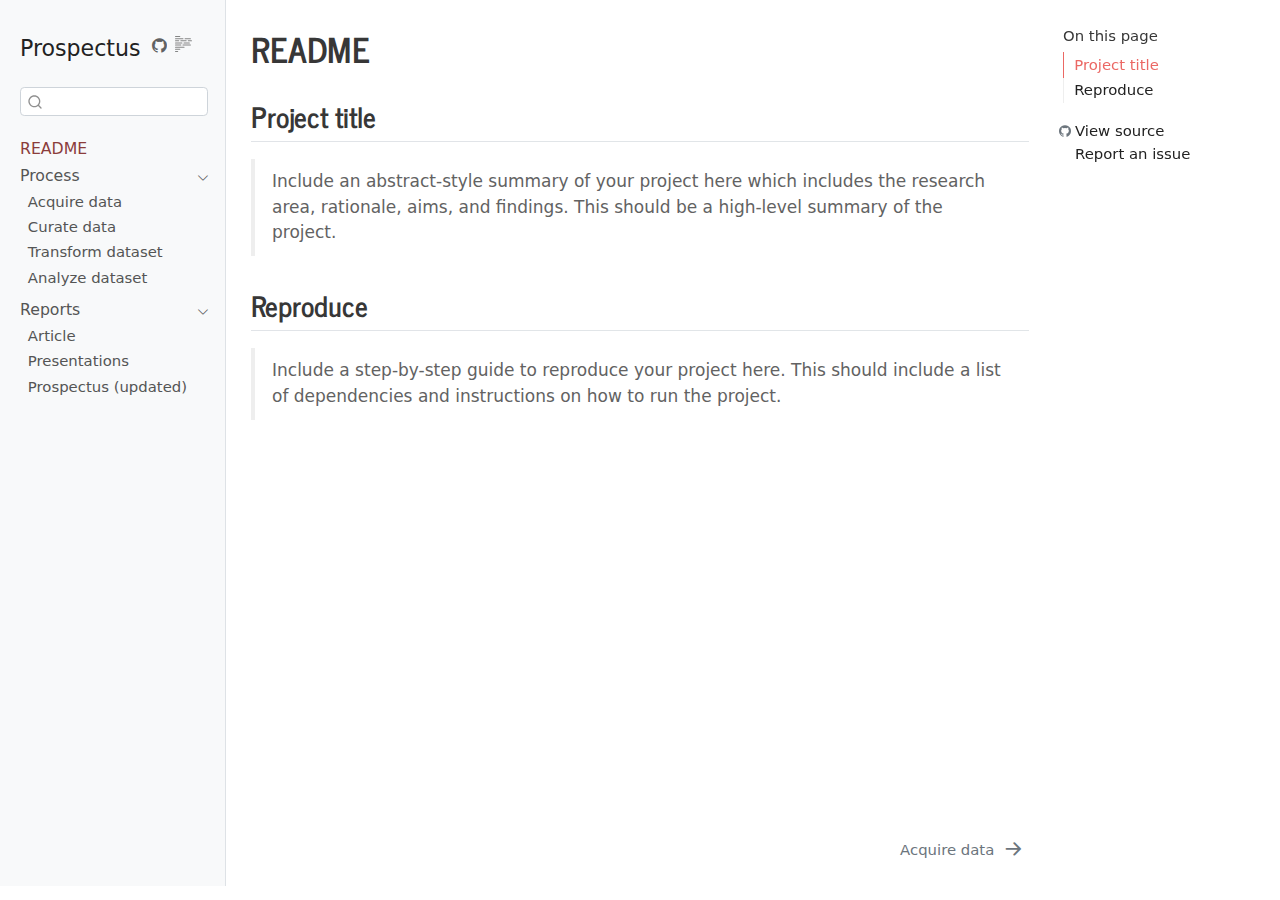
<file: index.html>
<!DOCTYPE html>
<html xmlns="http://www.w3.org/1999/xhtml" lang="en" xml:lang="en"><head>

<meta charset="utf-8">
<meta name="generator" content="quarto-1.4.5">

<meta name="viewport" content="width=device-width, initial-scale=1.0, user-scalable=yes">


<title>Prospectus - README</title>
<style>
code{white-space: pre-wrap;}
span.smallcaps{font-variant: small-caps;}
div.columns{display: flex; gap: min(4vw, 1.5em);}
div.column{flex: auto; overflow-x: auto;}
div.hanging-indent{margin-left: 1.5em; text-indent: -1.5em;}
ul.task-list{list-style: none;}
ul.task-list li input[type="checkbox"] {
  width: 0.8em;
  margin: 0 0.8em 0.2em -1em; /* quarto-specific, see https://github.com/quarto-dev/quarto-cli/issues/4556 */ 
  vertical-align: middle;
}
</style>


<script src="site_libs/quarto-nav/quarto-nav.js"></script>
<script src="site_libs/quarto-nav/headroom.min.js"></script>
<script src="site_libs/clipboard/clipboard.min.js"></script>
<script src="site_libs/quarto-search/autocomplete.umd.js"></script>
<script src="site_libs/quarto-search/fuse.min.js"></script>
<script src="site_libs/quarto-search/quarto-search.js"></script>
<meta name="quarto:offset" content="./">
<link href="./process/1_acquire.html" rel="next">
<script src="site_libs/quarto-html/quarto.js"></script>
<script src="site_libs/quarto-html/popper.min.js"></script>
<script src="site_libs/quarto-html/tippy.umd.min.js"></script>
<script src="site_libs/quarto-html/anchor.min.js"></script>
<link href="site_libs/quarto-html/tippy.css" rel="stylesheet">
<link href="site_libs/quarto-html/quarto-syntax-highlighting.css" rel="stylesheet" id="quarto-text-highlighting-styles">
<script src="site_libs/bootstrap/bootstrap.min.js"></script>
<link href="site_libs/bootstrap/bootstrap-icons.css" rel="stylesheet">
<link href="site_libs/bootstrap/bootstrap.min.css" rel="stylesheet" id="quarto-bootstrap" data-mode="light">
<script id="quarto-search-options" type="application/json">{
  "location": "sidebar",
  "copy-button": false,
  "collapse-after": 3,
  "panel-placement": "start",
  "type": "textbox",
  "limit": 20,
  "language": {
    "search-no-results-text": "No results",
    "search-matching-documents-text": "matching documents",
    "search-copy-link-title": "Copy link to search",
    "search-hide-matches-text": "Hide additional matches",
    "search-more-match-text": "more match in this document",
    "search-more-matches-text": "more matches in this document",
    "search-clear-button-title": "Clear",
    "search-detached-cancel-button-title": "Cancel",
    "search-submit-button-title": "Submit"
  }
}</script>


</head>

<body class="nav-sidebar docked">

<div id="quarto-search-results"></div>
  <header id="quarto-header" class="headroom fixed-top">
  <nav class="quarto-secondary-nav">
    <div class="container-fluid d-flex">
      <button type="button" class="quarto-btn-toggle btn" data-bs-toggle="collapse" data-bs-target="#quarto-sidebar,#quarto-sidebar-glass" aria-controls="quarto-sidebar" aria-expanded="false" aria-label="Toggle sidebar navigation" onclick="if (window.quartoToggleHeadroom) { window.quartoToggleHeadroom(); }">
        <i class="bi bi-layout-text-sidebar-reverse"></i>
      </button>
      <nav class="quarto-page-breadcrumbs" aria-label="breadcrumb"><ol class="breadcrumb"><li class="breadcrumb-item"><a href="./index.html">README</a></li></ol></nav>
      <a class="flex-grow-1" role="button" data-bs-toggle="collapse" data-bs-target="#quarto-sidebar,#quarto-sidebar-glass" aria-controls="quarto-sidebar" aria-expanded="false" aria-label="Toggle sidebar navigation" onclick="if (window.quartoToggleHeadroom) { window.quartoToggleHeadroom(); }">      
      </a>
      <button type="button" class="btn quarto-search-button" aria-label="Search" onclick="window.quartoOpenSearch();">
        <i class="bi bi-search"></i>
      </button>
    </div>
  </nav>
</header>
<!-- content -->
<div id="quarto-content" class="quarto-container page-columns page-rows-contents page-layout-article">
<!-- sidebar -->
  <nav id="quarto-sidebar" class="sidebar collapse collapse-horizontal sidebar-navigation docked overflow-auto">
    <div class="pt-lg-2 mt-2 text-left sidebar-header">
    <div class="sidebar-title mb-0 py-0">
      <a href="./">Prospectus</a> 
        <div class="sidebar-tools-main">
    <a href="https://github.com/username/repo" title="" class="quarto-navigation-tool px-1" aria-label=""><i class="bi bi-github"></i></a>
  <a href="" class="quarto-reader-toggle quarto-navigation-tool px-1" onclick="window.quartoToggleReader(); return false;" title="Toggle reader mode">
  <div class="quarto-reader-toggle-btn">
  <i class="bi"></i>
  </div>
</a>
</div>
    </div>
      </div>
        <div class="mt-2 flex-shrink-0 align-items-center">
        <div class="sidebar-search">
        <div id="quarto-search" class="" title="Search"></div>
        </div>
        </div>
    <div class="sidebar-menu-container"> 
    <ul class="list-unstyled mt-1">
        <li class="sidebar-item">
  <div class="sidebar-item-container"> 
  <a href="./index.html" class="sidebar-item-text sidebar-link active">
 <span class="menu-text">README</span></a>
  </div>
</li>
        <li class="sidebar-item sidebar-item-section">
      <div class="sidebar-item-container"> 
            <a class="sidebar-item-text sidebar-link text-start" data-bs-toggle="collapse" data-bs-target="#quarto-sidebar-section-1" aria-expanded="true">
 <span class="menu-text">Process</span></a>
          <a class="sidebar-item-toggle text-start" data-bs-toggle="collapse" data-bs-target="#quarto-sidebar-section-1" aria-expanded="true" aria-label="Toggle section">
            <i class="bi bi-chevron-right ms-2"></i>
          </a> 
      </div>
      <ul id="quarto-sidebar-section-1" class="collapse list-unstyled sidebar-section depth1 show">  
          <li class="sidebar-item">
  <div class="sidebar-item-container"> 
  <a href="./process/1_acquire.html" class="sidebar-item-text sidebar-link">
 <span class="menu-text">Acquire data</span></a>
  </div>
</li>
          <li class="sidebar-item">
  <div class="sidebar-item-container"> 
  <a href="./process/2_curate.html" class="sidebar-item-text sidebar-link">
 <span class="menu-text">Curate data</span></a>
  </div>
</li>
          <li class="sidebar-item">
  <div class="sidebar-item-container"> 
  <a href="./process/3_transform.html" class="sidebar-item-text sidebar-link">
 <span class="menu-text">Transform dataset</span></a>
  </div>
</li>
          <li class="sidebar-item">
  <div class="sidebar-item-container"> 
  <a href="./process/4_analyze.html" class="sidebar-item-text sidebar-link">
 <span class="menu-text">Analyze dataset</span></a>
  </div>
</li>
      </ul>
  </li>
        <li class="sidebar-item sidebar-item-section">
      <div class="sidebar-item-container"> 
            <a class="sidebar-item-text sidebar-link text-start" data-bs-toggle="collapse" data-bs-target="#quarto-sidebar-section-2" aria-expanded="true">
 <span class="menu-text">Reports</span></a>
          <a class="sidebar-item-toggle text-start" data-bs-toggle="collapse" data-bs-target="#quarto-sidebar-section-2" aria-expanded="true" aria-label="Toggle section">
            <i class="bi bi-chevron-right ms-2"></i>
          </a> 
      </div>
      <ul id="quarto-sidebar-section-2" class="collapse list-unstyled sidebar-section depth1 show">  
          <li class="sidebar-item">
  <div class="sidebar-item-container"> 
  <a href="./reports/article.html" class="sidebar-item-text sidebar-link">
 <span class="menu-text">Article</span></a>
  </div>
</li>
          <li class="sidebar-item">
  <div class="sidebar-item-container"> 
  <a href="./reports/presentations.html" class="sidebar-item-text sidebar-link">
 <span class="menu-text">Presentations</span></a>
  </div>
</li>
          <li class="sidebar-item">
  <div class="sidebar-item-container"> 
  <a href="./reports/prospectus.html" class="sidebar-item-text sidebar-link">
 <span class="menu-text">Prospectus (updated)</span></a>
  </div>
</li>
      </ul>
  </li>
    </ul>
    </div>
</nav>
<div id="quarto-sidebar-glass" data-bs-toggle="collapse" data-bs-target="#quarto-sidebar,#quarto-sidebar-glass"></div>
<!-- margin-sidebar -->
    <div id="quarto-margin-sidebar" class="sidebar margin-sidebar">
        <nav id="TOC" role="doc-toc" class="toc-active">
    <h2 id="toc-title">On this page</h2>
   
  <ul>
  <li><a href="#project-title" id="toc-project-title" class="nav-link active" data-scroll-target="#project-title">Project title</a></li>
  <li><a href="#reproduce" id="toc-reproduce" class="nav-link" data-scroll-target="#reproduce">Reproduce</a></li>
  </ul>
<div class="toc-actions"><div><i class="bi bi-github"></i></div><div class="action-links"><p><a href="https://github.com/francojc-lin380s24/project/blob/main/index.qmd" class="toc-action">View source</a></p><p><a href="https://github.com/francojc-lin380s24/project/issues/new" class="toc-action">Report an issue</a></p></div></div></nav>
    </div>
<!-- main -->
<main class="content" id="quarto-document-content">

<header id="title-block-header" class="quarto-title-block default">
<div class="quarto-title">
<h1 class="title">README</h1>
</div>



<div class="quarto-title-meta">

    
  
    
  </div>
  

</header>

<section id="project-title" class="level2">
<h2 class="anchored" data-anchor-id="project-title">Project title</h2>
<blockquote class="blockquote">
<p>Include an abstract-style summary of your project here which includes the research area, rationale, aims, and findings. This should be a high-level summary of the project.</p>
</blockquote>
</section>
<section id="reproduce" class="level2">
<h2 class="anchored" data-anchor-id="reproduce">Reproduce</h2>
<blockquote class="blockquote">
<p>Include a step-by-step guide to reproduce your project here. This should include a list of dependencies and instructions on how to run the project.</p>
</blockquote>


</section>

</main> <!-- /main -->
<script id="quarto-html-after-body" type="application/javascript">
window.document.addEventListener("DOMContentLoaded", function (event) {
  const toggleBodyColorMode = (bsSheetEl) => {
    const mode = bsSheetEl.getAttribute("data-mode");
    const bodyEl = window.document.querySelector("body");
    if (mode === "dark") {
      bodyEl.classList.add("quarto-dark");
      bodyEl.classList.remove("quarto-light");
    } else {
      bodyEl.classList.add("quarto-light");
      bodyEl.classList.remove("quarto-dark");
    }
  }
  const toggleBodyColorPrimary = () => {
    const bsSheetEl = window.document.querySelector("link#quarto-bootstrap");
    if (bsSheetEl) {
      toggleBodyColorMode(bsSheetEl);
    }
  }
  toggleBodyColorPrimary();  
  const icon = "";
  const anchorJS = new window.AnchorJS();
  anchorJS.options = {
    placement: 'right',
    icon: icon
  };
  anchorJS.add('.anchored');
  const isCodeAnnotation = (el) => {
    for (const clz of el.classList) {
      if (clz.startsWith('code-annotation-')) {                     
        return true;
      }
    }
    return false;
  }
  const clipboard = new window.ClipboardJS('.code-copy-button', {
    text: function(trigger) {
      const codeEl = trigger.previousElementSibling.cloneNode(true);
      for (const childEl of codeEl.children) {
        if (isCodeAnnotation(childEl)) {
          childEl.remove();
        }
      }
      return codeEl.innerText;
    }
  });
  clipboard.on('success', function(e) {
    // button target
    const button = e.trigger;
    // don't keep focus
    button.blur();
    // flash "checked"
    button.classList.add('code-copy-button-checked');
    var currentTitle = button.getAttribute("title");
    button.setAttribute("title", "Copied!");
    let tooltip;
    if (window.bootstrap) {
      button.setAttribute("data-bs-toggle", "tooltip");
      button.setAttribute("data-bs-placement", "left");
      button.setAttribute("data-bs-title", "Copied!");
      tooltip = new bootstrap.Tooltip(button, 
        { trigger: "manual", 
          customClass: "code-copy-button-tooltip",
          offset: [0, -8]});
      tooltip.show();    
    }
    setTimeout(function() {
      if (tooltip) {
        tooltip.hide();
        button.removeAttribute("data-bs-title");
        button.removeAttribute("data-bs-toggle");
        button.removeAttribute("data-bs-placement");
      }
      button.setAttribute("title", currentTitle);
      button.classList.remove('code-copy-button-checked');
    }, 1000);
    // clear code selection
    e.clearSelection();
  });
  function tippyHover(el, contentFn) {
    const config = {
      allowHTML: true,
      content: contentFn,
      maxWidth: 500,
      delay: 100,
      arrow: false,
      appendTo: function(el) {
          return el.parentElement;
      },
      interactive: true,
      interactiveBorder: 10,
      theme: 'quarto',
      placement: 'bottom-start'
    };
    window.tippy(el, config); 
  }
  const noterefs = window.document.querySelectorAll('a[role="doc-noteref"]');
  for (var i=0; i<noterefs.length; i++) {
    const ref = noterefs[i];
    tippyHover(ref, function() {
      // use id or data attribute instead here
      let href = ref.getAttribute('data-footnote-href') || ref.getAttribute('href');
      try { href = new URL(href).hash; } catch {}
      const id = href.replace(/^#\/?/, "");
      const note = window.document.getElementById(id);
      return note.innerHTML;
    });
  }
      let selectedAnnoteEl;
      const selectorForAnnotation = ( cell, annotation) => {
        let cellAttr = 'data-code-cell="' + cell + '"';
        let lineAttr = 'data-code-annotation="' +  annotation + '"';
        const selector = 'span[' + cellAttr + '][' + lineAttr + ']';
        return selector;
      }
      const selectCodeLines = (annoteEl) => {
        const doc = window.document;
        const targetCell = annoteEl.getAttribute("data-target-cell");
        const targetAnnotation = annoteEl.getAttribute("data-target-annotation");
        const annoteSpan = window.document.querySelector(selectorForAnnotation(targetCell, targetAnnotation));
        const lines = annoteSpan.getAttribute("data-code-lines").split(",");
        const lineIds = lines.map((line) => {
          return targetCell + "-" + line;
        })
        let top = null;
        let height = null;
        let parent = null;
        if (lineIds.length > 0) {
            //compute the position of the single el (top and bottom and make a div)
            const el = window.document.getElementById(lineIds[0]);
            top = el.offsetTop;
            height = el.offsetHeight;
            parent = el.parentElement.parentElement;
          if (lineIds.length > 1) {
            const lastEl = window.document.getElementById(lineIds[lineIds.length - 1]);
            const bottom = lastEl.offsetTop + lastEl.offsetHeight;
            height = bottom - top;
          }
          if (top !== null && height !== null && parent !== null) {
            // cook up a div (if necessary) and position it 
            let div = window.document.getElementById("code-annotation-line-highlight");
            if (div === null) {
              div = window.document.createElement("div");
              div.setAttribute("id", "code-annotation-line-highlight");
              div.style.position = 'absolute';
              parent.appendChild(div);
            }
            div.style.top = top - 2 + "px";
            div.style.height = height + 4 + "px";
            let gutterDiv = window.document.getElementById("code-annotation-line-highlight-gutter");
            if (gutterDiv === null) {
              gutterDiv = window.document.createElement("div");
              gutterDiv.setAttribute("id", "code-annotation-line-highlight-gutter");
              gutterDiv.style.position = 'absolute';
              const codeCell = window.document.getElementById(targetCell);
              const gutter = codeCell.querySelector('.code-annotation-gutter');
              gutter.appendChild(gutterDiv);
            }
            gutterDiv.style.top = top - 2 + "px";
            gutterDiv.style.height = height + 4 + "px";
          }
          selectedAnnoteEl = annoteEl;
        }
      };
      const unselectCodeLines = () => {
        const elementsIds = ["code-annotation-line-highlight", "code-annotation-line-highlight-gutter"];
        elementsIds.forEach((elId) => {
          const div = window.document.getElementById(elId);
          if (div) {
            div.remove();
          }
        });
        selectedAnnoteEl = undefined;
      };
      // Attach click handler to the DT
      const annoteDls = window.document.querySelectorAll('dt[data-target-cell]');
      for (const annoteDlNode of annoteDls) {
        annoteDlNode.addEventListener('click', (event) => {
          const clickedEl = event.target;
          if (clickedEl !== selectedAnnoteEl) {
            unselectCodeLines();
            const activeEl = window.document.querySelector('dt[data-target-cell].code-annotation-active');
            if (activeEl) {
              activeEl.classList.remove('code-annotation-active');
            }
            selectCodeLines(clickedEl);
            clickedEl.classList.add('code-annotation-active');
          } else {
            // Unselect the line
            unselectCodeLines();
            clickedEl.classList.remove('code-annotation-active');
          }
        });
      }
  const findCites = (el) => {
    const parentEl = el.parentElement;
    if (parentEl) {
      const cites = parentEl.dataset.cites;
      if (cites) {
        return {
          el,
          cites: cites.split(' ')
        };
      } else {
        return findCites(el.parentElement)
      }
    } else {
      return undefined;
    }
  };
  var bibliorefs = window.document.querySelectorAll('a[role="doc-biblioref"]');
  for (var i=0; i<bibliorefs.length; i++) {
    const ref = bibliorefs[i];
    const citeInfo = findCites(ref);
    if (citeInfo) {
      tippyHover(citeInfo.el, function() {
        var popup = window.document.createElement('div');
        citeInfo.cites.forEach(function(cite) {
          var citeDiv = window.document.createElement('div');
          citeDiv.classList.add('hanging-indent');
          citeDiv.classList.add('csl-entry');
          var biblioDiv = window.document.getElementById('ref-' + cite);
          if (biblioDiv) {
            citeDiv.innerHTML = biblioDiv.innerHTML;
          }
          popup.appendChild(citeDiv);
        });
        return popup.innerHTML;
      });
    }
  }
});
</script>
<nav class="page-navigation">
  <div class="nav-page nav-page-previous">
  </div>
  <div class="nav-page nav-page-next">
      <a href="./process/1_acquire.html" class="pagination-link">
        <span class="nav-page-text">Acquire data</span> <i class="bi bi-arrow-right-short"></i>
      </a>
  </div>
</nav>
</div> <!-- /content -->



</body></html>
</file>
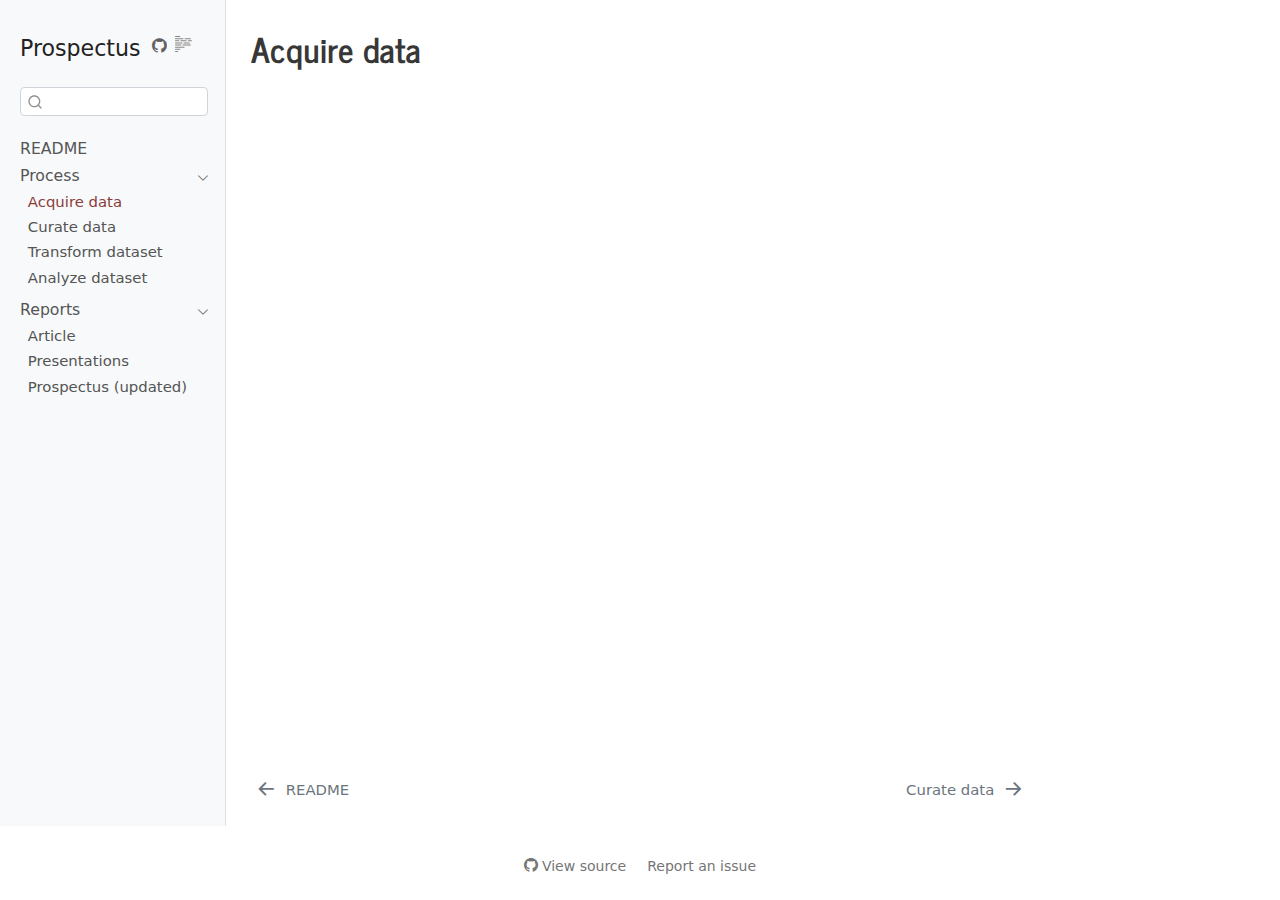
<file: process/1_acquire.html>
<!DOCTYPE html>
<html xmlns="http://www.w3.org/1999/xhtml" lang="en" xml:lang="en"><head>

<meta charset="utf-8">
<meta name="generator" content="quarto-1.4.5">

<meta name="viewport" content="width=device-width, initial-scale=1.0, user-scalable=yes">


<title>Prospectus - Acquire data</title>
<style>
code{white-space: pre-wrap;}
span.smallcaps{font-variant: small-caps;}
div.columns{display: flex; gap: min(4vw, 1.5em);}
div.column{flex: auto; overflow-x: auto;}
div.hanging-indent{margin-left: 1.5em; text-indent: -1.5em;}
ul.task-list{list-style: none;}
ul.task-list li input[type="checkbox"] {
  width: 0.8em;
  margin: 0 0.8em 0.2em -1em; /* quarto-specific, see https://github.com/quarto-dev/quarto-cli/issues/4556 */ 
  vertical-align: middle;
}
</style>


<script src="../site_libs/quarto-nav/quarto-nav.js"></script>
<script src="../site_libs/quarto-nav/headroom.min.js"></script>
<script src="../site_libs/clipboard/clipboard.min.js"></script>
<script src="../site_libs/quarto-search/autocomplete.umd.js"></script>
<script src="../site_libs/quarto-search/fuse.min.js"></script>
<script src="../site_libs/quarto-search/quarto-search.js"></script>
<meta name="quarto:offset" content="../">
<link href="../process/2_curate.html" rel="next">
<link href="../index.html" rel="prev">
<script src="../site_libs/quarto-html/quarto.js"></script>
<script src="../site_libs/quarto-html/popper.min.js"></script>
<script src="../site_libs/quarto-html/tippy.umd.min.js"></script>
<script src="../site_libs/quarto-html/anchor.min.js"></script>
<link href="../site_libs/quarto-html/tippy.css" rel="stylesheet">
<link href="../site_libs/quarto-html/quarto-syntax-highlighting.css" rel="stylesheet" id="quarto-text-highlighting-styles">
<script src="../site_libs/bootstrap/bootstrap.min.js"></script>
<link href="../site_libs/bootstrap/bootstrap-icons.css" rel="stylesheet">
<link href="../site_libs/bootstrap/bootstrap.min.css" rel="stylesheet" id="quarto-bootstrap" data-mode="light">
<script id="quarto-search-options" type="application/json">{
  "location": "sidebar",
  "copy-button": false,
  "collapse-after": 3,
  "panel-placement": "start",
  "type": "textbox",
  "limit": 20,
  "language": {
    "search-no-results-text": "No results",
    "search-matching-documents-text": "matching documents",
    "search-copy-link-title": "Copy link to search",
    "search-hide-matches-text": "Hide additional matches",
    "search-more-match-text": "more match in this document",
    "search-more-matches-text": "more matches in this document",
    "search-clear-button-title": "Clear",
    "search-detached-cancel-button-title": "Cancel",
    "search-submit-button-title": "Submit"
  }
}</script>


</head>

<body class="nav-sidebar docked">

<div id="quarto-search-results"></div>
  <header id="quarto-header" class="headroom fixed-top">
  <nav class="quarto-secondary-nav">
    <div class="container-fluid d-flex">
      <button type="button" class="quarto-btn-toggle btn" data-bs-toggle="collapse" data-bs-target="#quarto-sidebar,#quarto-sidebar-glass" aria-controls="quarto-sidebar" aria-expanded="false" aria-label="Toggle sidebar navigation" onclick="if (window.quartoToggleHeadroom) { window.quartoToggleHeadroom(); }">
        <i class="bi bi-layout-text-sidebar-reverse"></i>
      </button>
      <nav class="quarto-page-breadcrumbs" aria-label="breadcrumb"><ol class="breadcrumb"><li class="breadcrumb-item"><a href="../process/1_acquire.html">Process</a></li><li class="breadcrumb-item"><a href="../process/1_acquire.html">Acquire data</a></li></ol></nav>
      <a class="flex-grow-1" role="button" data-bs-toggle="collapse" data-bs-target="#quarto-sidebar,#quarto-sidebar-glass" aria-controls="quarto-sidebar" aria-expanded="false" aria-label="Toggle sidebar navigation" onclick="if (window.quartoToggleHeadroom) { window.quartoToggleHeadroom(); }">      
      </a>
      <button type="button" class="btn quarto-search-button" aria-label="Search" onclick="window.quartoOpenSearch();">
        <i class="bi bi-search"></i>
      </button>
    </div>
  </nav>
</header>
<!-- content -->
<div id="quarto-content" class="quarto-container page-columns page-rows-contents page-layout-article">
<!-- sidebar -->
  <nav id="quarto-sidebar" class="sidebar collapse collapse-horizontal sidebar-navigation docked overflow-auto">
    <div class="pt-lg-2 mt-2 text-left sidebar-header">
    <div class="sidebar-title mb-0 py-0">
      <a href="../">Prospectus</a> 
        <div class="sidebar-tools-main">
    <a href="https://github.com/username/repo" title="" class="quarto-navigation-tool px-1" aria-label=""><i class="bi bi-github"></i></a>
  <a href="" class="quarto-reader-toggle quarto-navigation-tool px-1" onclick="window.quartoToggleReader(); return false;" title="Toggle reader mode">
  <div class="quarto-reader-toggle-btn">
  <i class="bi"></i>
  </div>
</a>
</div>
    </div>
      </div>
        <div class="mt-2 flex-shrink-0 align-items-center">
        <div class="sidebar-search">
        <div id="quarto-search" class="" title="Search"></div>
        </div>
        </div>
    <div class="sidebar-menu-container"> 
    <ul class="list-unstyled mt-1">
        <li class="sidebar-item">
  <div class="sidebar-item-container"> 
  <a href="../index.html" class="sidebar-item-text sidebar-link">
 <span class="menu-text">README</span></a>
  </div>
</li>
        <li class="sidebar-item sidebar-item-section">
      <div class="sidebar-item-container"> 
            <a class="sidebar-item-text sidebar-link text-start" data-bs-toggle="collapse" data-bs-target="#quarto-sidebar-section-1" aria-expanded="true">
 <span class="menu-text">Process</span></a>
          <a class="sidebar-item-toggle text-start" data-bs-toggle="collapse" data-bs-target="#quarto-sidebar-section-1" aria-expanded="true" aria-label="Toggle section">
            <i class="bi bi-chevron-right ms-2"></i>
          </a> 
      </div>
      <ul id="quarto-sidebar-section-1" class="collapse list-unstyled sidebar-section depth1 show">  
          <li class="sidebar-item">
  <div class="sidebar-item-container"> 
  <a href="../process/1_acquire.html" class="sidebar-item-text sidebar-link active">
 <span class="menu-text">Acquire data</span></a>
  </div>
</li>
          <li class="sidebar-item">
  <div class="sidebar-item-container"> 
  <a href="../process/2_curate.html" class="sidebar-item-text sidebar-link">
 <span class="menu-text">Curate data</span></a>
  </div>
</li>
          <li class="sidebar-item">
  <div class="sidebar-item-container"> 
  <a href="../process/3_transform.html" class="sidebar-item-text sidebar-link">
 <span class="menu-text">Transform dataset</span></a>
  </div>
</li>
          <li class="sidebar-item">
  <div class="sidebar-item-container"> 
  <a href="../process/4_analyze.html" class="sidebar-item-text sidebar-link">
 <span class="menu-text">Analyze dataset</span></a>
  </div>
</li>
      </ul>
  </li>
        <li class="sidebar-item sidebar-item-section">
      <div class="sidebar-item-container"> 
            <a class="sidebar-item-text sidebar-link text-start" data-bs-toggle="collapse" data-bs-target="#quarto-sidebar-section-2" aria-expanded="true">
 <span class="menu-text">Reports</span></a>
          <a class="sidebar-item-toggle text-start" data-bs-toggle="collapse" data-bs-target="#quarto-sidebar-section-2" aria-expanded="true" aria-label="Toggle section">
            <i class="bi bi-chevron-right ms-2"></i>
          </a> 
      </div>
      <ul id="quarto-sidebar-section-2" class="collapse list-unstyled sidebar-section depth1 show">  
          <li class="sidebar-item">
  <div class="sidebar-item-container"> 
  <a href="../reports/article.html" class="sidebar-item-text sidebar-link">
 <span class="menu-text">Article</span></a>
  </div>
</li>
          <li class="sidebar-item">
  <div class="sidebar-item-container"> 
  <a href="../reports/presentations.html" class="sidebar-item-text sidebar-link">
 <span class="menu-text">Presentations</span></a>
  </div>
</li>
          <li class="sidebar-item">
  <div class="sidebar-item-container"> 
  <a href="../reports/prospectus.html" class="sidebar-item-text sidebar-link">
 <span class="menu-text">Prospectus (updated)</span></a>
  </div>
</li>
      </ul>
  </li>
    </ul>
    </div>
</nav>
<div id="quarto-sidebar-glass" data-bs-toggle="collapse" data-bs-target="#quarto-sidebar,#quarto-sidebar-glass"></div>
<!-- margin-sidebar -->
    <div id="quarto-margin-sidebar" class="sidebar margin-sidebar">
        
    </div>
<!-- main -->
<main class="content" id="quarto-document-content">

<header id="title-block-header" class="quarto-title-block default">
<div class="quarto-title">
<h1 class="title">Acquire data</h1>
</div>



<div class="quarto-title-meta">

    
  
    
  </div>
  

</header>




</main> <!-- /main -->
<script id="quarto-html-after-body" type="application/javascript">
window.document.addEventListener("DOMContentLoaded", function (event) {
  const toggleBodyColorMode = (bsSheetEl) => {
    const mode = bsSheetEl.getAttribute("data-mode");
    const bodyEl = window.document.querySelector("body");
    if (mode === "dark") {
      bodyEl.classList.add("quarto-dark");
      bodyEl.classList.remove("quarto-light");
    } else {
      bodyEl.classList.add("quarto-light");
      bodyEl.classList.remove("quarto-dark");
    }
  }
  const toggleBodyColorPrimary = () => {
    const bsSheetEl = window.document.querySelector("link#quarto-bootstrap");
    if (bsSheetEl) {
      toggleBodyColorMode(bsSheetEl);
    }
  }
  toggleBodyColorPrimary();  
  const icon = "";
  const anchorJS = new window.AnchorJS();
  anchorJS.options = {
    placement: 'right',
    icon: icon
  };
  anchorJS.add('.anchored');
  const isCodeAnnotation = (el) => {
    for (const clz of el.classList) {
      if (clz.startsWith('code-annotation-')) {                     
        return true;
      }
    }
    return false;
  }
  const clipboard = new window.ClipboardJS('.code-copy-button', {
    text: function(trigger) {
      const codeEl = trigger.previousElementSibling.cloneNode(true);
      for (const childEl of codeEl.children) {
        if (isCodeAnnotation(childEl)) {
          childEl.remove();
        }
      }
      return codeEl.innerText;
    }
  });
  clipboard.on('success', function(e) {
    // button target
    const button = e.trigger;
    // don't keep focus
    button.blur();
    // flash "checked"
    button.classList.add('code-copy-button-checked');
    var currentTitle = button.getAttribute("title");
    button.setAttribute("title", "Copied!");
    let tooltip;
    if (window.bootstrap) {
      button.setAttribute("data-bs-toggle", "tooltip");
      button.setAttribute("data-bs-placement", "left");
      button.setAttribute("data-bs-title", "Copied!");
      tooltip = new bootstrap.Tooltip(button, 
        { trigger: "manual", 
          customClass: "code-copy-button-tooltip",
          offset: [0, -8]});
      tooltip.show();    
    }
    setTimeout(function() {
      if (tooltip) {
        tooltip.hide();
        button.removeAttribute("data-bs-title");
        button.removeAttribute("data-bs-toggle");
        button.removeAttribute("data-bs-placement");
      }
      button.setAttribute("title", currentTitle);
      button.classList.remove('code-copy-button-checked');
    }, 1000);
    // clear code selection
    e.clearSelection();
  });
  function tippyHover(el, contentFn) {
    const config = {
      allowHTML: true,
      content: contentFn,
      maxWidth: 500,
      delay: 100,
      arrow: false,
      appendTo: function(el) {
          return el.parentElement;
      },
      interactive: true,
      interactiveBorder: 10,
      theme: 'quarto',
      placement: 'bottom-start'
    };
    window.tippy(el, config); 
  }
  const noterefs = window.document.querySelectorAll('a[role="doc-noteref"]');
  for (var i=0; i<noterefs.length; i++) {
    const ref = noterefs[i];
    tippyHover(ref, function() {
      // use id or data attribute instead here
      let href = ref.getAttribute('data-footnote-href') || ref.getAttribute('href');
      try { href = new URL(href).hash; } catch {}
      const id = href.replace(/^#\/?/, "");
      const note = window.document.getElementById(id);
      return note.innerHTML;
    });
  }
      let selectedAnnoteEl;
      const selectorForAnnotation = ( cell, annotation) => {
        let cellAttr = 'data-code-cell="' + cell + '"';
        let lineAttr = 'data-code-annotation="' +  annotation + '"';
        const selector = 'span[' + cellAttr + '][' + lineAttr + ']';
        return selector;
      }
      const selectCodeLines = (annoteEl) => {
        const doc = window.document;
        const targetCell = annoteEl.getAttribute("data-target-cell");
        const targetAnnotation = annoteEl.getAttribute("data-target-annotation");
        const annoteSpan = window.document.querySelector(selectorForAnnotation(targetCell, targetAnnotation));
        const lines = annoteSpan.getAttribute("data-code-lines").split(",");
        const lineIds = lines.map((line) => {
          return targetCell + "-" + line;
        })
        let top = null;
        let height = null;
        let parent = null;
        if (lineIds.length > 0) {
            //compute the position of the single el (top and bottom and make a div)
            const el = window.document.getElementById(lineIds[0]);
            top = el.offsetTop;
            height = el.offsetHeight;
            parent = el.parentElement.parentElement;
          if (lineIds.length > 1) {
            const lastEl = window.document.getElementById(lineIds[lineIds.length - 1]);
            const bottom = lastEl.offsetTop + lastEl.offsetHeight;
            height = bottom - top;
          }
          if (top !== null && height !== null && parent !== null) {
            // cook up a div (if necessary) and position it 
            let div = window.document.getElementById("code-annotation-line-highlight");
            if (div === null) {
              div = window.document.createElement("div");
              div.setAttribute("id", "code-annotation-line-highlight");
              div.style.position = 'absolute';
              parent.appendChild(div);
            }
            div.style.top = top - 2 + "px";
            div.style.height = height + 4 + "px";
            let gutterDiv = window.document.getElementById("code-annotation-line-highlight-gutter");
            if (gutterDiv === null) {
              gutterDiv = window.document.createElement("div");
              gutterDiv.setAttribute("id", "code-annotation-line-highlight-gutter");
              gutterDiv.style.position = 'absolute';
              const codeCell = window.document.getElementById(targetCell);
              const gutter = codeCell.querySelector('.code-annotation-gutter');
              gutter.appendChild(gutterDiv);
            }
            gutterDiv.style.top = top - 2 + "px";
            gutterDiv.style.height = height + 4 + "px";
          }
          selectedAnnoteEl = annoteEl;
        }
      };
      const unselectCodeLines = () => {
        const elementsIds = ["code-annotation-line-highlight", "code-annotation-line-highlight-gutter"];
        elementsIds.forEach((elId) => {
          const div = window.document.getElementById(elId);
          if (div) {
            div.remove();
          }
        });
        selectedAnnoteEl = undefined;
      };
      // Attach click handler to the DT
      const annoteDls = window.document.querySelectorAll('dt[data-target-cell]');
      for (const annoteDlNode of annoteDls) {
        annoteDlNode.addEventListener('click', (event) => {
          const clickedEl = event.target;
          if (clickedEl !== selectedAnnoteEl) {
            unselectCodeLines();
            const activeEl = window.document.querySelector('dt[data-target-cell].code-annotation-active');
            if (activeEl) {
              activeEl.classList.remove('code-annotation-active');
            }
            selectCodeLines(clickedEl);
            clickedEl.classList.add('code-annotation-active');
          } else {
            // Unselect the line
            unselectCodeLines();
            clickedEl.classList.remove('code-annotation-active');
          }
        });
      }
  const findCites = (el) => {
    const parentEl = el.parentElement;
    if (parentEl) {
      const cites = parentEl.dataset.cites;
      if (cites) {
        return {
          el,
          cites: cites.split(' ')
        };
      } else {
        return findCites(el.parentElement)
      }
    } else {
      return undefined;
    }
  };
  var bibliorefs = window.document.querySelectorAll('a[role="doc-biblioref"]');
  for (var i=0; i<bibliorefs.length; i++) {
    const ref = bibliorefs[i];
    const citeInfo = findCites(ref);
    if (citeInfo) {
      tippyHover(citeInfo.el, function() {
        var popup = window.document.createElement('div');
        citeInfo.cites.forEach(function(cite) {
          var citeDiv = window.document.createElement('div');
          citeDiv.classList.add('hanging-indent');
          citeDiv.classList.add('csl-entry');
          var biblioDiv = window.document.getElementById('ref-' + cite);
          if (biblioDiv) {
            citeDiv.innerHTML = biblioDiv.innerHTML;
          }
          popup.appendChild(citeDiv);
        });
        return popup.innerHTML;
      });
    }
  }
});
</script>
<nav class="page-navigation">
  <div class="nav-page nav-page-previous">
      <a href="../index.html" class="pagination-link">
        <i class="bi bi-arrow-left-short"></i> <span class="nav-page-text">README</span>
      </a>          
  </div>
  <div class="nav-page nav-page-next">
      <a href="../process/2_curate.html" class="pagination-link">
        <span class="nav-page-text">Curate data</span> <i class="bi bi-arrow-right-short"></i>
      </a>
  </div>
</nav>
</div> <!-- /content -->



<footer class="footer"><div class="nav-footer"><div class="nav-footer-center"><div class="toc-actions"><div><i class="bi bi-github"></i></div><div class="action-links"><p><a href="https://github.com/francojc-lin380s24/project/blob/main/process/1_acquire.qmd" class="toc-action">View source</a></p><p><a href="https://github.com/francojc-lin380s24/project/issues/new" class="toc-action">Report an issue</a></p></div></div></div></div></footer></body></html>
</file>
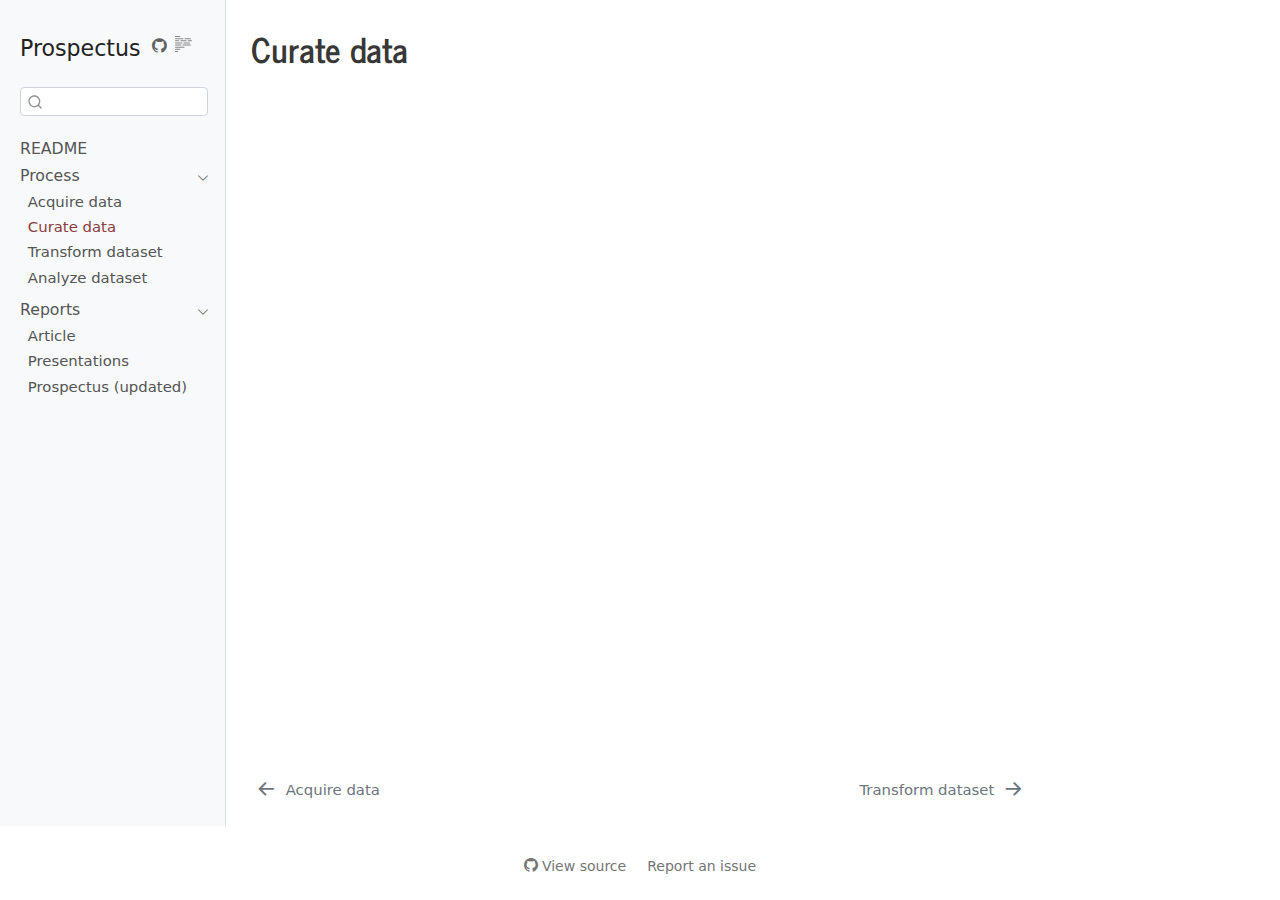
<file: process/2_curate.html>
<!DOCTYPE html>
<html xmlns="http://www.w3.org/1999/xhtml" lang="en" xml:lang="en"><head>

<meta charset="utf-8">
<meta name="generator" content="quarto-1.4.5">

<meta name="viewport" content="width=device-width, initial-scale=1.0, user-scalable=yes">


<title>Prospectus - Curate data</title>
<style>
code{white-space: pre-wrap;}
span.smallcaps{font-variant: small-caps;}
div.columns{display: flex; gap: min(4vw, 1.5em);}
div.column{flex: auto; overflow-x: auto;}
div.hanging-indent{margin-left: 1.5em; text-indent: -1.5em;}
ul.task-list{list-style: none;}
ul.task-list li input[type="checkbox"] {
  width: 0.8em;
  margin: 0 0.8em 0.2em -1em; /* quarto-specific, see https://github.com/quarto-dev/quarto-cli/issues/4556 */ 
  vertical-align: middle;
}
</style>


<script src="../site_libs/quarto-nav/quarto-nav.js"></script>
<script src="../site_libs/quarto-nav/headroom.min.js"></script>
<script src="../site_libs/clipboard/clipboard.min.js"></script>
<script src="../site_libs/quarto-search/autocomplete.umd.js"></script>
<script src="../site_libs/quarto-search/fuse.min.js"></script>
<script src="../site_libs/quarto-search/quarto-search.js"></script>
<meta name="quarto:offset" content="../">
<link href="../process/3_transform.html" rel="next">
<link href="../process/1_acquire.html" rel="prev">
<script src="../site_libs/quarto-html/quarto.js"></script>
<script src="../site_libs/quarto-html/popper.min.js"></script>
<script src="../site_libs/quarto-html/tippy.umd.min.js"></script>
<script src="../site_libs/quarto-html/anchor.min.js"></script>
<link href="../site_libs/quarto-html/tippy.css" rel="stylesheet">
<link href="../site_libs/quarto-html/quarto-syntax-highlighting.css" rel="stylesheet" id="quarto-text-highlighting-styles">
<script src="../site_libs/bootstrap/bootstrap.min.js"></script>
<link href="../site_libs/bootstrap/bootstrap-icons.css" rel="stylesheet">
<link href="../site_libs/bootstrap/bootstrap.min.css" rel="stylesheet" id="quarto-bootstrap" data-mode="light">
<script id="quarto-search-options" type="application/json">{
  "location": "sidebar",
  "copy-button": false,
  "collapse-after": 3,
  "panel-placement": "start",
  "type": "textbox",
  "limit": 20,
  "language": {
    "search-no-results-text": "No results",
    "search-matching-documents-text": "matching documents",
    "search-copy-link-title": "Copy link to search",
    "search-hide-matches-text": "Hide additional matches",
    "search-more-match-text": "more match in this document",
    "search-more-matches-text": "more matches in this document",
    "search-clear-button-title": "Clear",
    "search-detached-cancel-button-title": "Cancel",
    "search-submit-button-title": "Submit"
  }
}</script>


</head>

<body class="nav-sidebar docked">

<div id="quarto-search-results"></div>
  <header id="quarto-header" class="headroom fixed-top">
  <nav class="quarto-secondary-nav">
    <div class="container-fluid d-flex">
      <button type="button" class="quarto-btn-toggle btn" data-bs-toggle="collapse" data-bs-target="#quarto-sidebar,#quarto-sidebar-glass" aria-controls="quarto-sidebar" aria-expanded="false" aria-label="Toggle sidebar navigation" onclick="if (window.quartoToggleHeadroom) { window.quartoToggleHeadroom(); }">
        <i class="bi bi-layout-text-sidebar-reverse"></i>
      </button>
      <nav class="quarto-page-breadcrumbs" aria-label="breadcrumb"><ol class="breadcrumb"><li class="breadcrumb-item"><a href="../process/1_acquire.html">Process</a></li><li class="breadcrumb-item"><a href="../process/2_curate.html">Curate data</a></li></ol></nav>
      <a class="flex-grow-1" role="button" data-bs-toggle="collapse" data-bs-target="#quarto-sidebar,#quarto-sidebar-glass" aria-controls="quarto-sidebar" aria-expanded="false" aria-label="Toggle sidebar navigation" onclick="if (window.quartoToggleHeadroom) { window.quartoToggleHeadroom(); }">      
      </a>
      <button type="button" class="btn quarto-search-button" aria-label="Search" onclick="window.quartoOpenSearch();">
        <i class="bi bi-search"></i>
      </button>
    </div>
  </nav>
</header>
<!-- content -->
<div id="quarto-content" class="quarto-container page-columns page-rows-contents page-layout-article">
<!-- sidebar -->
  <nav id="quarto-sidebar" class="sidebar collapse collapse-horizontal sidebar-navigation docked overflow-auto">
    <div class="pt-lg-2 mt-2 text-left sidebar-header">
    <div class="sidebar-title mb-0 py-0">
      <a href="../">Prospectus</a> 
        <div class="sidebar-tools-main">
    <a href="https://github.com/username/repo" title="" class="quarto-navigation-tool px-1" aria-label=""><i class="bi bi-github"></i></a>
  <a href="" class="quarto-reader-toggle quarto-navigation-tool px-1" onclick="window.quartoToggleReader(); return false;" title="Toggle reader mode">
  <div class="quarto-reader-toggle-btn">
  <i class="bi"></i>
  </div>
</a>
</div>
    </div>
      </div>
        <div class="mt-2 flex-shrink-0 align-items-center">
        <div class="sidebar-search">
        <div id="quarto-search" class="" title="Search"></div>
        </div>
        </div>
    <div class="sidebar-menu-container"> 
    <ul class="list-unstyled mt-1">
        <li class="sidebar-item">
  <div class="sidebar-item-container"> 
  <a href="../index.html" class="sidebar-item-text sidebar-link">
 <span class="menu-text">README</span></a>
  </div>
</li>
        <li class="sidebar-item sidebar-item-section">
      <div class="sidebar-item-container"> 
            <a class="sidebar-item-text sidebar-link text-start" data-bs-toggle="collapse" data-bs-target="#quarto-sidebar-section-1" aria-expanded="true">
 <span class="menu-text">Process</span></a>
          <a class="sidebar-item-toggle text-start" data-bs-toggle="collapse" data-bs-target="#quarto-sidebar-section-1" aria-expanded="true" aria-label="Toggle section">
            <i class="bi bi-chevron-right ms-2"></i>
          </a> 
      </div>
      <ul id="quarto-sidebar-section-1" class="collapse list-unstyled sidebar-section depth1 show">  
          <li class="sidebar-item">
  <div class="sidebar-item-container"> 
  <a href="../process/1_acquire.html" class="sidebar-item-text sidebar-link">
 <span class="menu-text">Acquire data</span></a>
  </div>
</li>
          <li class="sidebar-item">
  <div class="sidebar-item-container"> 
  <a href="../process/2_curate.html" class="sidebar-item-text sidebar-link active">
 <span class="menu-text">Curate data</span></a>
  </div>
</li>
          <li class="sidebar-item">
  <div class="sidebar-item-container"> 
  <a href="../process/3_transform.html" class="sidebar-item-text sidebar-link">
 <span class="menu-text">Transform dataset</span></a>
  </div>
</li>
          <li class="sidebar-item">
  <div class="sidebar-item-container"> 
  <a href="../process/4_analyze.html" class="sidebar-item-text sidebar-link">
 <span class="menu-text">Analyze dataset</span></a>
  </div>
</li>
      </ul>
  </li>
        <li class="sidebar-item sidebar-item-section">
      <div class="sidebar-item-container"> 
            <a class="sidebar-item-text sidebar-link text-start" data-bs-toggle="collapse" data-bs-target="#quarto-sidebar-section-2" aria-expanded="true">
 <span class="menu-text">Reports</span></a>
          <a class="sidebar-item-toggle text-start" data-bs-toggle="collapse" data-bs-target="#quarto-sidebar-section-2" aria-expanded="true" aria-label="Toggle section">
            <i class="bi bi-chevron-right ms-2"></i>
          </a> 
      </div>
      <ul id="quarto-sidebar-section-2" class="collapse list-unstyled sidebar-section depth1 show">  
          <li class="sidebar-item">
  <div class="sidebar-item-container"> 
  <a href="../reports/article.html" class="sidebar-item-text sidebar-link">
 <span class="menu-text">Article</span></a>
  </div>
</li>
          <li class="sidebar-item">
  <div class="sidebar-item-container"> 
  <a href="../reports/presentations.html" class="sidebar-item-text sidebar-link">
 <span class="menu-text">Presentations</span></a>
  </div>
</li>
          <li class="sidebar-item">
  <div class="sidebar-item-container"> 
  <a href="../reports/prospectus.html" class="sidebar-item-text sidebar-link">
 <span class="menu-text">Prospectus (updated)</span></a>
  </div>
</li>
      </ul>
  </li>
    </ul>
    </div>
</nav>
<div id="quarto-sidebar-glass" data-bs-toggle="collapse" data-bs-target="#quarto-sidebar,#quarto-sidebar-glass"></div>
<!-- margin-sidebar -->
    <div id="quarto-margin-sidebar" class="sidebar margin-sidebar">
        
    </div>
<!-- main -->
<main class="content" id="quarto-document-content">

<header id="title-block-header" class="quarto-title-block default">
<div class="quarto-title">
<h1 class="title">Curate data</h1>
</div>



<div class="quarto-title-meta">

    
  
    
  </div>
  

</header>




</main> <!-- /main -->
<script id="quarto-html-after-body" type="application/javascript">
window.document.addEventListener("DOMContentLoaded", function (event) {
  const toggleBodyColorMode = (bsSheetEl) => {
    const mode = bsSheetEl.getAttribute("data-mode");
    const bodyEl = window.document.querySelector("body");
    if (mode === "dark") {
      bodyEl.classList.add("quarto-dark");
      bodyEl.classList.remove("quarto-light");
    } else {
      bodyEl.classList.add("quarto-light");
      bodyEl.classList.remove("quarto-dark");
    }
  }
  const toggleBodyColorPrimary = () => {
    const bsSheetEl = window.document.querySelector("link#quarto-bootstrap");
    if (bsSheetEl) {
      toggleBodyColorMode(bsSheetEl);
    }
  }
  toggleBodyColorPrimary();  
  const icon = "";
  const anchorJS = new window.AnchorJS();
  anchorJS.options = {
    placement: 'right',
    icon: icon
  };
  anchorJS.add('.anchored');
  const isCodeAnnotation = (el) => {
    for (const clz of el.classList) {
      if (clz.startsWith('code-annotation-')) {                     
        return true;
      }
    }
    return false;
  }
  const clipboard = new window.ClipboardJS('.code-copy-button', {
    text: function(trigger) {
      const codeEl = trigger.previousElementSibling.cloneNode(true);
      for (const childEl of codeEl.children) {
        if (isCodeAnnotation(childEl)) {
          childEl.remove();
        }
      }
      return codeEl.innerText;
    }
  });
  clipboard.on('success', function(e) {
    // button target
    const button = e.trigger;
    // don't keep focus
    button.blur();
    // flash "checked"
    button.classList.add('code-copy-button-checked');
    var currentTitle = button.getAttribute("title");
    button.setAttribute("title", "Copied!");
    let tooltip;
    if (window.bootstrap) {
      button.setAttribute("data-bs-toggle", "tooltip");
      button.setAttribute("data-bs-placement", "left");
      button.setAttribute("data-bs-title", "Copied!");
      tooltip = new bootstrap.Tooltip(button, 
        { trigger: "manual", 
          customClass: "code-copy-button-tooltip",
          offset: [0, -8]});
      tooltip.show();    
    }
    setTimeout(function() {
      if (tooltip) {
        tooltip.hide();
        button.removeAttribute("data-bs-title");
        button.removeAttribute("data-bs-toggle");
        button.removeAttribute("data-bs-placement");
      }
      button.setAttribute("title", currentTitle);
      button.classList.remove('code-copy-button-checked');
    }, 1000);
    // clear code selection
    e.clearSelection();
  });
  function tippyHover(el, contentFn) {
    const config = {
      allowHTML: true,
      content: contentFn,
      maxWidth: 500,
      delay: 100,
      arrow: false,
      appendTo: function(el) {
          return el.parentElement;
      },
      interactive: true,
      interactiveBorder: 10,
      theme: 'quarto',
      placement: 'bottom-start'
    };
    window.tippy(el, config); 
  }
  const noterefs = window.document.querySelectorAll('a[role="doc-noteref"]');
  for (var i=0; i<noterefs.length; i++) {
    const ref = noterefs[i];
    tippyHover(ref, function() {
      // use id or data attribute instead here
      let href = ref.getAttribute('data-footnote-href') || ref.getAttribute('href');
      try { href = new URL(href).hash; } catch {}
      const id = href.replace(/^#\/?/, "");
      const note = window.document.getElementById(id);
      return note.innerHTML;
    });
  }
      let selectedAnnoteEl;
      const selectorForAnnotation = ( cell, annotation) => {
        let cellAttr = 'data-code-cell="' + cell + '"';
        let lineAttr = 'data-code-annotation="' +  annotation + '"';
        const selector = 'span[' + cellAttr + '][' + lineAttr + ']';
        return selector;
      }
      const selectCodeLines = (annoteEl) => {
        const doc = window.document;
        const targetCell = annoteEl.getAttribute("data-target-cell");
        const targetAnnotation = annoteEl.getAttribute("data-target-annotation");
        const annoteSpan = window.document.querySelector(selectorForAnnotation(targetCell, targetAnnotation));
        const lines = annoteSpan.getAttribute("data-code-lines").split(",");
        const lineIds = lines.map((line) => {
          return targetCell + "-" + line;
        })
        let top = null;
        let height = null;
        let parent = null;
        if (lineIds.length > 0) {
            //compute the position of the single el (top and bottom and make a div)
            const el = window.document.getElementById(lineIds[0]);
            top = el.offsetTop;
            height = el.offsetHeight;
            parent = el.parentElement.parentElement;
          if (lineIds.length > 1) {
            const lastEl = window.document.getElementById(lineIds[lineIds.length - 1]);
            const bottom = lastEl.offsetTop + lastEl.offsetHeight;
            height = bottom - top;
          }
          if (top !== null && height !== null && parent !== null) {
            // cook up a div (if necessary) and position it 
            let div = window.document.getElementById("code-annotation-line-highlight");
            if (div === null) {
              div = window.document.createElement("div");
              div.setAttribute("id", "code-annotation-line-highlight");
              div.style.position = 'absolute';
              parent.appendChild(div);
            }
            div.style.top = top - 2 + "px";
            div.style.height = height + 4 + "px";
            let gutterDiv = window.document.getElementById("code-annotation-line-highlight-gutter");
            if (gutterDiv === null) {
              gutterDiv = window.document.createElement("div");
              gutterDiv.setAttribute("id", "code-annotation-line-highlight-gutter");
              gutterDiv.style.position = 'absolute';
              const codeCell = window.document.getElementById(targetCell);
              const gutter = codeCell.querySelector('.code-annotation-gutter');
              gutter.appendChild(gutterDiv);
            }
            gutterDiv.style.top = top - 2 + "px";
            gutterDiv.style.height = height + 4 + "px";
          }
          selectedAnnoteEl = annoteEl;
        }
      };
      const unselectCodeLines = () => {
        const elementsIds = ["code-annotation-line-highlight", "code-annotation-line-highlight-gutter"];
        elementsIds.forEach((elId) => {
          const div = window.document.getElementById(elId);
          if (div) {
            div.remove();
          }
        });
        selectedAnnoteEl = undefined;
      };
      // Attach click handler to the DT
      const annoteDls = window.document.querySelectorAll('dt[data-target-cell]');
      for (const annoteDlNode of annoteDls) {
        annoteDlNode.addEventListener('click', (event) => {
          const clickedEl = event.target;
          if (clickedEl !== selectedAnnoteEl) {
            unselectCodeLines();
            const activeEl = window.document.querySelector('dt[data-target-cell].code-annotation-active');
            if (activeEl) {
              activeEl.classList.remove('code-annotation-active');
            }
            selectCodeLines(clickedEl);
            clickedEl.classList.add('code-annotation-active');
          } else {
            // Unselect the line
            unselectCodeLines();
            clickedEl.classList.remove('code-annotation-active');
          }
        });
      }
  const findCites = (el) => {
    const parentEl = el.parentElement;
    if (parentEl) {
      const cites = parentEl.dataset.cites;
      if (cites) {
        return {
          el,
          cites: cites.split(' ')
        };
      } else {
        return findCites(el.parentElement)
      }
    } else {
      return undefined;
    }
  };
  var bibliorefs = window.document.querySelectorAll('a[role="doc-biblioref"]');
  for (var i=0; i<bibliorefs.length; i++) {
    const ref = bibliorefs[i];
    const citeInfo = findCites(ref);
    if (citeInfo) {
      tippyHover(citeInfo.el, function() {
        var popup = window.document.createElement('div');
        citeInfo.cites.forEach(function(cite) {
          var citeDiv = window.document.createElement('div');
          citeDiv.classList.add('hanging-indent');
          citeDiv.classList.add('csl-entry');
          var biblioDiv = window.document.getElementById('ref-' + cite);
          if (biblioDiv) {
            citeDiv.innerHTML = biblioDiv.innerHTML;
          }
          popup.appendChild(citeDiv);
        });
        return popup.innerHTML;
      });
    }
  }
});
</script>
<nav class="page-navigation">
  <div class="nav-page nav-page-previous">
      <a href="../process/1_acquire.html" class="pagination-link">
        <i class="bi bi-arrow-left-short"></i> <span class="nav-page-text">Acquire data</span>
      </a>          
  </div>
  <div class="nav-page nav-page-next">
      <a href="../process/3_transform.html" class="pagination-link">
        <span class="nav-page-text">Transform dataset</span> <i class="bi bi-arrow-right-short"></i>
      </a>
  </div>
</nav>
</div> <!-- /content -->



<footer class="footer"><div class="nav-footer"><div class="nav-footer-center"><div class="toc-actions"><div><i class="bi bi-github"></i></div><div class="action-links"><p><a href="https://github.com/francojc-lin380s24/project/blob/main/process/2_curate.qmd" class="toc-action">View source</a></p><p><a href="https://github.com/francojc-lin380s24/project/issues/new" class="toc-action">Report an issue</a></p></div></div></div></div></footer></body></html>
</file>
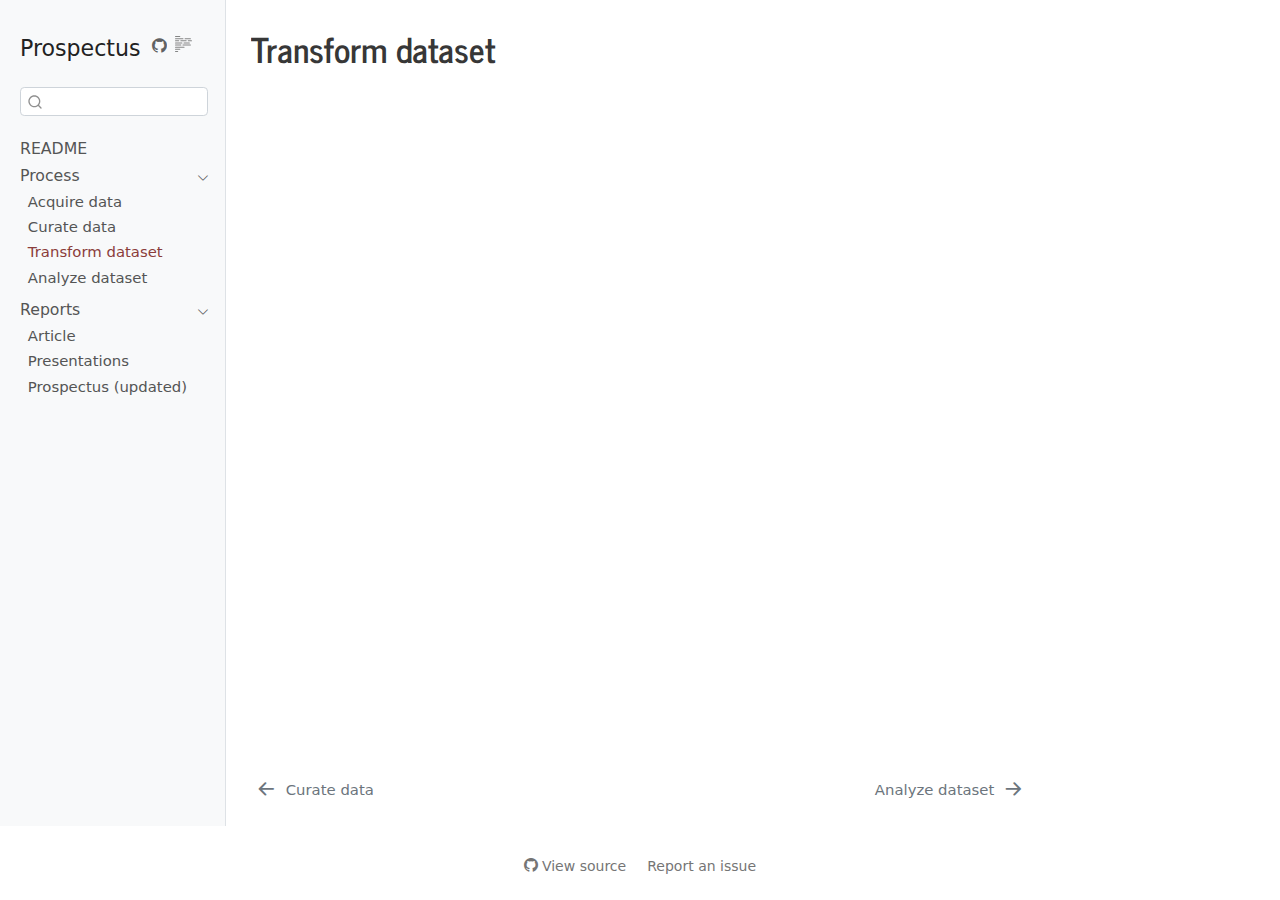
<file: process/3_transform.html>
<!DOCTYPE html>
<html xmlns="http://www.w3.org/1999/xhtml" lang="en" xml:lang="en"><head>

<meta charset="utf-8">
<meta name="generator" content="quarto-1.4.5">

<meta name="viewport" content="width=device-width, initial-scale=1.0, user-scalable=yes">


<title>Prospectus - Transform dataset</title>
<style>
code{white-space: pre-wrap;}
span.smallcaps{font-variant: small-caps;}
div.columns{display: flex; gap: min(4vw, 1.5em);}
div.column{flex: auto; overflow-x: auto;}
div.hanging-indent{margin-left: 1.5em; text-indent: -1.5em;}
ul.task-list{list-style: none;}
ul.task-list li input[type="checkbox"] {
  width: 0.8em;
  margin: 0 0.8em 0.2em -1em; /* quarto-specific, see https://github.com/quarto-dev/quarto-cli/issues/4556 */ 
  vertical-align: middle;
}
</style>


<script src="../site_libs/quarto-nav/quarto-nav.js"></script>
<script src="../site_libs/quarto-nav/headroom.min.js"></script>
<script src="../site_libs/clipboard/clipboard.min.js"></script>
<script src="../site_libs/quarto-search/autocomplete.umd.js"></script>
<script src="../site_libs/quarto-search/fuse.min.js"></script>
<script src="../site_libs/quarto-search/quarto-search.js"></script>
<meta name="quarto:offset" content="../">
<link href="../process/4_analyze.html" rel="next">
<link href="../process/2_curate.html" rel="prev">
<script src="../site_libs/quarto-html/quarto.js"></script>
<script src="../site_libs/quarto-html/popper.min.js"></script>
<script src="../site_libs/quarto-html/tippy.umd.min.js"></script>
<script src="../site_libs/quarto-html/anchor.min.js"></script>
<link href="../site_libs/quarto-html/tippy.css" rel="stylesheet">
<link href="../site_libs/quarto-html/quarto-syntax-highlighting.css" rel="stylesheet" id="quarto-text-highlighting-styles">
<script src="../site_libs/bootstrap/bootstrap.min.js"></script>
<link href="../site_libs/bootstrap/bootstrap-icons.css" rel="stylesheet">
<link href="../site_libs/bootstrap/bootstrap.min.css" rel="stylesheet" id="quarto-bootstrap" data-mode="light">
<script id="quarto-search-options" type="application/json">{
  "location": "sidebar",
  "copy-button": false,
  "collapse-after": 3,
  "panel-placement": "start",
  "type": "textbox",
  "limit": 20,
  "language": {
    "search-no-results-text": "No results",
    "search-matching-documents-text": "matching documents",
    "search-copy-link-title": "Copy link to search",
    "search-hide-matches-text": "Hide additional matches",
    "search-more-match-text": "more match in this document",
    "search-more-matches-text": "more matches in this document",
    "search-clear-button-title": "Clear",
    "search-detached-cancel-button-title": "Cancel",
    "search-submit-button-title": "Submit"
  }
}</script>


</head>

<body class="nav-sidebar docked">

<div id="quarto-search-results"></div>
  <header id="quarto-header" class="headroom fixed-top">
  <nav class="quarto-secondary-nav">
    <div class="container-fluid d-flex">
      <button type="button" class="quarto-btn-toggle btn" data-bs-toggle="collapse" data-bs-target="#quarto-sidebar,#quarto-sidebar-glass" aria-controls="quarto-sidebar" aria-expanded="false" aria-label="Toggle sidebar navigation" onclick="if (window.quartoToggleHeadroom) { window.quartoToggleHeadroom(); }">
        <i class="bi bi-layout-text-sidebar-reverse"></i>
      </button>
      <nav class="quarto-page-breadcrumbs" aria-label="breadcrumb"><ol class="breadcrumb"><li class="breadcrumb-item"><a href="../process/1_acquire.html">Process</a></li><li class="breadcrumb-item"><a href="../process/3_transform.html">Transform dataset</a></li></ol></nav>
      <a class="flex-grow-1" role="button" data-bs-toggle="collapse" data-bs-target="#quarto-sidebar,#quarto-sidebar-glass" aria-controls="quarto-sidebar" aria-expanded="false" aria-label="Toggle sidebar navigation" onclick="if (window.quartoToggleHeadroom) { window.quartoToggleHeadroom(); }">      
      </a>
      <button type="button" class="btn quarto-search-button" aria-label="Search" onclick="window.quartoOpenSearch();">
        <i class="bi bi-search"></i>
      </button>
    </div>
  </nav>
</header>
<!-- content -->
<div id="quarto-content" class="quarto-container page-columns page-rows-contents page-layout-article">
<!-- sidebar -->
  <nav id="quarto-sidebar" class="sidebar collapse collapse-horizontal sidebar-navigation docked overflow-auto">
    <div class="pt-lg-2 mt-2 text-left sidebar-header">
    <div class="sidebar-title mb-0 py-0">
      <a href="../">Prospectus</a> 
        <div class="sidebar-tools-main">
    <a href="https://github.com/username/repo" title="" class="quarto-navigation-tool px-1" aria-label=""><i class="bi bi-github"></i></a>
  <a href="" class="quarto-reader-toggle quarto-navigation-tool px-1" onclick="window.quartoToggleReader(); return false;" title="Toggle reader mode">
  <div class="quarto-reader-toggle-btn">
  <i class="bi"></i>
  </div>
</a>
</div>
    </div>
      </div>
        <div class="mt-2 flex-shrink-0 align-items-center">
        <div class="sidebar-search">
        <div id="quarto-search" class="" title="Search"></div>
        </div>
        </div>
    <div class="sidebar-menu-container"> 
    <ul class="list-unstyled mt-1">
        <li class="sidebar-item">
  <div class="sidebar-item-container"> 
  <a href="../index.html" class="sidebar-item-text sidebar-link">
 <span class="menu-text">README</span></a>
  </div>
</li>
        <li class="sidebar-item sidebar-item-section">
      <div class="sidebar-item-container"> 
            <a class="sidebar-item-text sidebar-link text-start" data-bs-toggle="collapse" data-bs-target="#quarto-sidebar-section-1" aria-expanded="true">
 <span class="menu-text">Process</span></a>
          <a class="sidebar-item-toggle text-start" data-bs-toggle="collapse" data-bs-target="#quarto-sidebar-section-1" aria-expanded="true" aria-label="Toggle section">
            <i class="bi bi-chevron-right ms-2"></i>
          </a> 
      </div>
      <ul id="quarto-sidebar-section-1" class="collapse list-unstyled sidebar-section depth1 show">  
          <li class="sidebar-item">
  <div class="sidebar-item-container"> 
  <a href="../process/1_acquire.html" class="sidebar-item-text sidebar-link">
 <span class="menu-text">Acquire data</span></a>
  </div>
</li>
          <li class="sidebar-item">
  <div class="sidebar-item-container"> 
  <a href="../process/2_curate.html" class="sidebar-item-text sidebar-link">
 <span class="menu-text">Curate data</span></a>
  </div>
</li>
          <li class="sidebar-item">
  <div class="sidebar-item-container"> 
  <a href="../process/3_transform.html" class="sidebar-item-text sidebar-link active">
 <span class="menu-text">Transform dataset</span></a>
  </div>
</li>
          <li class="sidebar-item">
  <div class="sidebar-item-container"> 
  <a href="../process/4_analyze.html" class="sidebar-item-text sidebar-link">
 <span class="menu-text">Analyze dataset</span></a>
  </div>
</li>
      </ul>
  </li>
        <li class="sidebar-item sidebar-item-section">
      <div class="sidebar-item-container"> 
            <a class="sidebar-item-text sidebar-link text-start" data-bs-toggle="collapse" data-bs-target="#quarto-sidebar-section-2" aria-expanded="true">
 <span class="menu-text">Reports</span></a>
          <a class="sidebar-item-toggle text-start" data-bs-toggle="collapse" data-bs-target="#quarto-sidebar-section-2" aria-expanded="true" aria-label="Toggle section">
            <i class="bi bi-chevron-right ms-2"></i>
          </a> 
      </div>
      <ul id="quarto-sidebar-section-2" class="collapse list-unstyled sidebar-section depth1 show">  
          <li class="sidebar-item">
  <div class="sidebar-item-container"> 
  <a href="../reports/article.html" class="sidebar-item-text sidebar-link">
 <span class="menu-text">Article</span></a>
  </div>
</li>
          <li class="sidebar-item">
  <div class="sidebar-item-container"> 
  <a href="../reports/presentations.html" class="sidebar-item-text sidebar-link">
 <span class="menu-text">Presentations</span></a>
  </div>
</li>
          <li class="sidebar-item">
  <div class="sidebar-item-container"> 
  <a href="../reports/prospectus.html" class="sidebar-item-text sidebar-link">
 <span class="menu-text">Prospectus (updated)</span></a>
  </div>
</li>
      </ul>
  </li>
    </ul>
    </div>
</nav>
<div id="quarto-sidebar-glass" data-bs-toggle="collapse" data-bs-target="#quarto-sidebar,#quarto-sidebar-glass"></div>
<!-- margin-sidebar -->
    <div id="quarto-margin-sidebar" class="sidebar margin-sidebar">
        
    </div>
<!-- main -->
<main class="content" id="quarto-document-content">

<header id="title-block-header" class="quarto-title-block default">
<div class="quarto-title">
<h1 class="title">Transform dataset</h1>
</div>



<div class="quarto-title-meta">

    
  
    
  </div>
  

</header>




</main> <!-- /main -->
<script id="quarto-html-after-body" type="application/javascript">
window.document.addEventListener("DOMContentLoaded", function (event) {
  const toggleBodyColorMode = (bsSheetEl) => {
    const mode = bsSheetEl.getAttribute("data-mode");
    const bodyEl = window.document.querySelector("body");
    if (mode === "dark") {
      bodyEl.classList.add("quarto-dark");
      bodyEl.classList.remove("quarto-light");
    } else {
      bodyEl.classList.add("quarto-light");
      bodyEl.classList.remove("quarto-dark");
    }
  }
  const toggleBodyColorPrimary = () => {
    const bsSheetEl = window.document.querySelector("link#quarto-bootstrap");
    if (bsSheetEl) {
      toggleBodyColorMode(bsSheetEl);
    }
  }
  toggleBodyColorPrimary();  
  const icon = "";
  const anchorJS = new window.AnchorJS();
  anchorJS.options = {
    placement: 'right',
    icon: icon
  };
  anchorJS.add('.anchored');
  const isCodeAnnotation = (el) => {
    for (const clz of el.classList) {
      if (clz.startsWith('code-annotation-')) {                     
        return true;
      }
    }
    return false;
  }
  const clipboard = new window.ClipboardJS('.code-copy-button', {
    text: function(trigger) {
      const codeEl = trigger.previousElementSibling.cloneNode(true);
      for (const childEl of codeEl.children) {
        if (isCodeAnnotation(childEl)) {
          childEl.remove();
        }
      }
      return codeEl.innerText;
    }
  });
  clipboard.on('success', function(e) {
    // button target
    const button = e.trigger;
    // don't keep focus
    button.blur();
    // flash "checked"
    button.classList.add('code-copy-button-checked');
    var currentTitle = button.getAttribute("title");
    button.setAttribute("title", "Copied!");
    let tooltip;
    if (window.bootstrap) {
      button.setAttribute("data-bs-toggle", "tooltip");
      button.setAttribute("data-bs-placement", "left");
      button.setAttribute("data-bs-title", "Copied!");
      tooltip = new bootstrap.Tooltip(button, 
        { trigger: "manual", 
          customClass: "code-copy-button-tooltip",
          offset: [0, -8]});
      tooltip.show();    
    }
    setTimeout(function() {
      if (tooltip) {
        tooltip.hide();
        button.removeAttribute("data-bs-title");
        button.removeAttribute("data-bs-toggle");
        button.removeAttribute("data-bs-placement");
      }
      button.setAttribute("title", currentTitle);
      button.classList.remove('code-copy-button-checked');
    }, 1000);
    // clear code selection
    e.clearSelection();
  });
  function tippyHover(el, contentFn) {
    const config = {
      allowHTML: true,
      content: contentFn,
      maxWidth: 500,
      delay: 100,
      arrow: false,
      appendTo: function(el) {
          return el.parentElement;
      },
      interactive: true,
      interactiveBorder: 10,
      theme: 'quarto',
      placement: 'bottom-start'
    };
    window.tippy(el, config); 
  }
  const noterefs = window.document.querySelectorAll('a[role="doc-noteref"]');
  for (var i=0; i<noterefs.length; i++) {
    const ref = noterefs[i];
    tippyHover(ref, function() {
      // use id or data attribute instead here
      let href = ref.getAttribute('data-footnote-href') || ref.getAttribute('href');
      try { href = new URL(href).hash; } catch {}
      const id = href.replace(/^#\/?/, "");
      const note = window.document.getElementById(id);
      return note.innerHTML;
    });
  }
      let selectedAnnoteEl;
      const selectorForAnnotation = ( cell, annotation) => {
        let cellAttr = 'data-code-cell="' + cell + '"';
        let lineAttr = 'data-code-annotation="' +  annotation + '"';
        const selector = 'span[' + cellAttr + '][' + lineAttr + ']';
        return selector;
      }
      const selectCodeLines = (annoteEl) => {
        const doc = window.document;
        const targetCell = annoteEl.getAttribute("data-target-cell");
        const targetAnnotation = annoteEl.getAttribute("data-target-annotation");
        const annoteSpan = window.document.querySelector(selectorForAnnotation(targetCell, targetAnnotation));
        const lines = annoteSpan.getAttribute("data-code-lines").split(",");
        const lineIds = lines.map((line) => {
          return targetCell + "-" + line;
        })
        let top = null;
        let height = null;
        let parent = null;
        if (lineIds.length > 0) {
            //compute the position of the single el (top and bottom and make a div)
            const el = window.document.getElementById(lineIds[0]);
            top = el.offsetTop;
            height = el.offsetHeight;
            parent = el.parentElement.parentElement;
          if (lineIds.length > 1) {
            const lastEl = window.document.getElementById(lineIds[lineIds.length - 1]);
            const bottom = lastEl.offsetTop + lastEl.offsetHeight;
            height = bottom - top;
          }
          if (top !== null && height !== null && parent !== null) {
            // cook up a div (if necessary) and position it 
            let div = window.document.getElementById("code-annotation-line-highlight");
            if (div === null) {
              div = window.document.createElement("div");
              div.setAttribute("id", "code-annotation-line-highlight");
              div.style.position = 'absolute';
              parent.appendChild(div);
            }
            div.style.top = top - 2 + "px";
            div.style.height = height + 4 + "px";
            let gutterDiv = window.document.getElementById("code-annotation-line-highlight-gutter");
            if (gutterDiv === null) {
              gutterDiv = window.document.createElement("div");
              gutterDiv.setAttribute("id", "code-annotation-line-highlight-gutter");
              gutterDiv.style.position = 'absolute';
              const codeCell = window.document.getElementById(targetCell);
              const gutter = codeCell.querySelector('.code-annotation-gutter');
              gutter.appendChild(gutterDiv);
            }
            gutterDiv.style.top = top - 2 + "px";
            gutterDiv.style.height = height + 4 + "px";
          }
          selectedAnnoteEl = annoteEl;
        }
      };
      const unselectCodeLines = () => {
        const elementsIds = ["code-annotation-line-highlight", "code-annotation-line-highlight-gutter"];
        elementsIds.forEach((elId) => {
          const div = window.document.getElementById(elId);
          if (div) {
            div.remove();
          }
        });
        selectedAnnoteEl = undefined;
      };
      // Attach click handler to the DT
      const annoteDls = window.document.querySelectorAll('dt[data-target-cell]');
      for (const annoteDlNode of annoteDls) {
        annoteDlNode.addEventListener('click', (event) => {
          const clickedEl = event.target;
          if (clickedEl !== selectedAnnoteEl) {
            unselectCodeLines();
            const activeEl = window.document.querySelector('dt[data-target-cell].code-annotation-active');
            if (activeEl) {
              activeEl.classList.remove('code-annotation-active');
            }
            selectCodeLines(clickedEl);
            clickedEl.classList.add('code-annotation-active');
          } else {
            // Unselect the line
            unselectCodeLines();
            clickedEl.classList.remove('code-annotation-active');
          }
        });
      }
  const findCites = (el) => {
    const parentEl = el.parentElement;
    if (parentEl) {
      const cites = parentEl.dataset.cites;
      if (cites) {
        return {
          el,
          cites: cites.split(' ')
        };
      } else {
        return findCites(el.parentElement)
      }
    } else {
      return undefined;
    }
  };
  var bibliorefs = window.document.querySelectorAll('a[role="doc-biblioref"]');
  for (var i=0; i<bibliorefs.length; i++) {
    const ref = bibliorefs[i];
    const citeInfo = findCites(ref);
    if (citeInfo) {
      tippyHover(citeInfo.el, function() {
        var popup = window.document.createElement('div');
        citeInfo.cites.forEach(function(cite) {
          var citeDiv = window.document.createElement('div');
          citeDiv.classList.add('hanging-indent');
          citeDiv.classList.add('csl-entry');
          var biblioDiv = window.document.getElementById('ref-' + cite);
          if (biblioDiv) {
            citeDiv.innerHTML = biblioDiv.innerHTML;
          }
          popup.appendChild(citeDiv);
        });
        return popup.innerHTML;
      });
    }
  }
});
</script>
<nav class="page-navigation">
  <div class="nav-page nav-page-previous">
      <a href="../process/2_curate.html" class="pagination-link">
        <i class="bi bi-arrow-left-short"></i> <span class="nav-page-text">Curate data</span>
      </a>          
  </div>
  <div class="nav-page nav-page-next">
      <a href="../process/4_analyze.html" class="pagination-link">
        <span class="nav-page-text">Analyze dataset</span> <i class="bi bi-arrow-right-short"></i>
      </a>
  </div>
</nav>
</div> <!-- /content -->



<footer class="footer"><div class="nav-footer"><div class="nav-footer-center"><div class="toc-actions"><div><i class="bi bi-github"></i></div><div class="action-links"><p><a href="https://github.com/francojc-lin380s24/project/blob/main/process/3_transform.qmd" class="toc-action">View source</a></p><p><a href="https://github.com/francojc-lin380s24/project/issues/new" class="toc-action">Report an issue</a></p></div></div></div></div></footer></body></html>
</file>
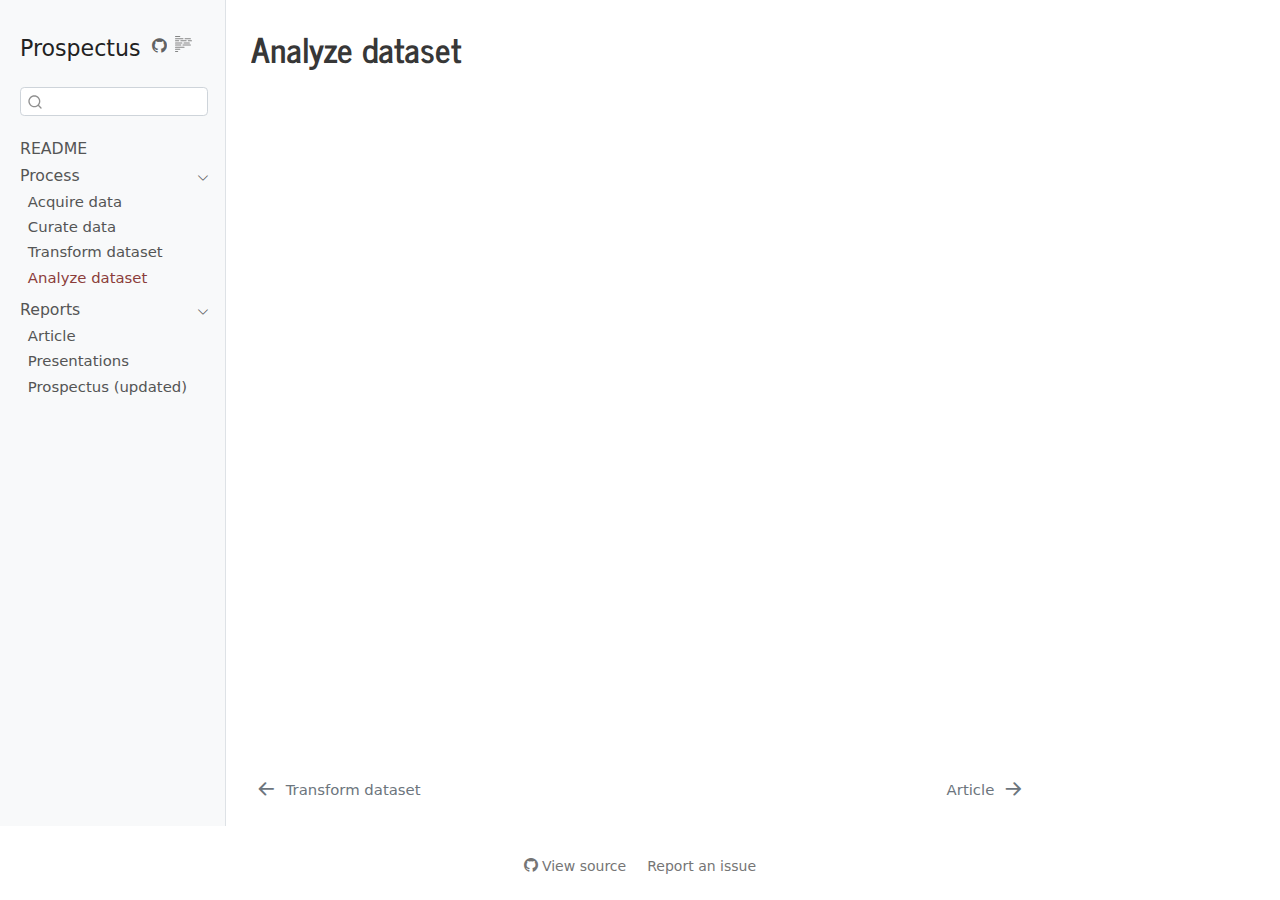
<file: process/4_analyze.html>
<!DOCTYPE html>
<html xmlns="http://www.w3.org/1999/xhtml" lang="en" xml:lang="en"><head>

<meta charset="utf-8">
<meta name="generator" content="quarto-1.4.5">

<meta name="viewport" content="width=device-width, initial-scale=1.0, user-scalable=yes">


<title>Prospectus - Analyze dataset</title>
<style>
code{white-space: pre-wrap;}
span.smallcaps{font-variant: small-caps;}
div.columns{display: flex; gap: min(4vw, 1.5em);}
div.column{flex: auto; overflow-x: auto;}
div.hanging-indent{margin-left: 1.5em; text-indent: -1.5em;}
ul.task-list{list-style: none;}
ul.task-list li input[type="checkbox"] {
  width: 0.8em;
  margin: 0 0.8em 0.2em -1em; /* quarto-specific, see https://github.com/quarto-dev/quarto-cli/issues/4556 */ 
  vertical-align: middle;
}
</style>


<script src="../site_libs/quarto-nav/quarto-nav.js"></script>
<script src="../site_libs/quarto-nav/headroom.min.js"></script>
<script src="../site_libs/clipboard/clipboard.min.js"></script>
<script src="../site_libs/quarto-search/autocomplete.umd.js"></script>
<script src="../site_libs/quarto-search/fuse.min.js"></script>
<script src="../site_libs/quarto-search/quarto-search.js"></script>
<meta name="quarto:offset" content="../">
<link href="../reports/article.html" rel="next">
<link href="../process/3_transform.html" rel="prev">
<script src="../site_libs/quarto-html/quarto.js"></script>
<script src="../site_libs/quarto-html/popper.min.js"></script>
<script src="../site_libs/quarto-html/tippy.umd.min.js"></script>
<script src="../site_libs/quarto-html/anchor.min.js"></script>
<link href="../site_libs/quarto-html/tippy.css" rel="stylesheet">
<link href="../site_libs/quarto-html/quarto-syntax-highlighting.css" rel="stylesheet" id="quarto-text-highlighting-styles">
<script src="../site_libs/bootstrap/bootstrap.min.js"></script>
<link href="../site_libs/bootstrap/bootstrap-icons.css" rel="stylesheet">
<link href="../site_libs/bootstrap/bootstrap.min.css" rel="stylesheet" id="quarto-bootstrap" data-mode="light">
<script id="quarto-search-options" type="application/json">{
  "location": "sidebar",
  "copy-button": false,
  "collapse-after": 3,
  "panel-placement": "start",
  "type": "textbox",
  "limit": 20,
  "language": {
    "search-no-results-text": "No results",
    "search-matching-documents-text": "matching documents",
    "search-copy-link-title": "Copy link to search",
    "search-hide-matches-text": "Hide additional matches",
    "search-more-match-text": "more match in this document",
    "search-more-matches-text": "more matches in this document",
    "search-clear-button-title": "Clear",
    "search-detached-cancel-button-title": "Cancel",
    "search-submit-button-title": "Submit"
  }
}</script>


</head>

<body class="nav-sidebar docked">

<div id="quarto-search-results"></div>
  <header id="quarto-header" class="headroom fixed-top">
  <nav class="quarto-secondary-nav">
    <div class="container-fluid d-flex">
      <button type="button" class="quarto-btn-toggle btn" data-bs-toggle="collapse" data-bs-target="#quarto-sidebar,#quarto-sidebar-glass" aria-controls="quarto-sidebar" aria-expanded="false" aria-label="Toggle sidebar navigation" onclick="if (window.quartoToggleHeadroom) { window.quartoToggleHeadroom(); }">
        <i class="bi bi-layout-text-sidebar-reverse"></i>
      </button>
      <nav class="quarto-page-breadcrumbs" aria-label="breadcrumb"><ol class="breadcrumb"><li class="breadcrumb-item"><a href="../process/1_acquire.html">Process</a></li><li class="breadcrumb-item"><a href="../process/4_analyze.html">Analyze dataset</a></li></ol></nav>
      <a class="flex-grow-1" role="button" data-bs-toggle="collapse" data-bs-target="#quarto-sidebar,#quarto-sidebar-glass" aria-controls="quarto-sidebar" aria-expanded="false" aria-label="Toggle sidebar navigation" onclick="if (window.quartoToggleHeadroom) { window.quartoToggleHeadroom(); }">      
      </a>
      <button type="button" class="btn quarto-search-button" aria-label="Search" onclick="window.quartoOpenSearch();">
        <i class="bi bi-search"></i>
      </button>
    </div>
  </nav>
</header>
<!-- content -->
<div id="quarto-content" class="quarto-container page-columns page-rows-contents page-layout-article">
<!-- sidebar -->
  <nav id="quarto-sidebar" class="sidebar collapse collapse-horizontal sidebar-navigation docked overflow-auto">
    <div class="pt-lg-2 mt-2 text-left sidebar-header">
    <div class="sidebar-title mb-0 py-0">
      <a href="../">Prospectus</a> 
        <div class="sidebar-tools-main">
    <a href="https://github.com/username/repo" title="" class="quarto-navigation-tool px-1" aria-label=""><i class="bi bi-github"></i></a>
  <a href="" class="quarto-reader-toggle quarto-navigation-tool px-1" onclick="window.quartoToggleReader(); return false;" title="Toggle reader mode">
  <div class="quarto-reader-toggle-btn">
  <i class="bi"></i>
  </div>
</a>
</div>
    </div>
      </div>
        <div class="mt-2 flex-shrink-0 align-items-center">
        <div class="sidebar-search">
        <div id="quarto-search" class="" title="Search"></div>
        </div>
        </div>
    <div class="sidebar-menu-container"> 
    <ul class="list-unstyled mt-1">
        <li class="sidebar-item">
  <div class="sidebar-item-container"> 
  <a href="../index.html" class="sidebar-item-text sidebar-link">
 <span class="menu-text">README</span></a>
  </div>
</li>
        <li class="sidebar-item sidebar-item-section">
      <div class="sidebar-item-container"> 
            <a class="sidebar-item-text sidebar-link text-start" data-bs-toggle="collapse" data-bs-target="#quarto-sidebar-section-1" aria-expanded="true">
 <span class="menu-text">Process</span></a>
          <a class="sidebar-item-toggle text-start" data-bs-toggle="collapse" data-bs-target="#quarto-sidebar-section-1" aria-expanded="true" aria-label="Toggle section">
            <i class="bi bi-chevron-right ms-2"></i>
          </a> 
      </div>
      <ul id="quarto-sidebar-section-1" class="collapse list-unstyled sidebar-section depth1 show">  
          <li class="sidebar-item">
  <div class="sidebar-item-container"> 
  <a href="../process/1_acquire.html" class="sidebar-item-text sidebar-link">
 <span class="menu-text">Acquire data</span></a>
  </div>
</li>
          <li class="sidebar-item">
  <div class="sidebar-item-container"> 
  <a href="../process/2_curate.html" class="sidebar-item-text sidebar-link">
 <span class="menu-text">Curate data</span></a>
  </div>
</li>
          <li class="sidebar-item">
  <div class="sidebar-item-container"> 
  <a href="../process/3_transform.html" class="sidebar-item-text sidebar-link">
 <span class="menu-text">Transform dataset</span></a>
  </div>
</li>
          <li class="sidebar-item">
  <div class="sidebar-item-container"> 
  <a href="../process/4_analyze.html" class="sidebar-item-text sidebar-link active">
 <span class="menu-text">Analyze dataset</span></a>
  </div>
</li>
      </ul>
  </li>
        <li class="sidebar-item sidebar-item-section">
      <div class="sidebar-item-container"> 
            <a class="sidebar-item-text sidebar-link text-start" data-bs-toggle="collapse" data-bs-target="#quarto-sidebar-section-2" aria-expanded="true">
 <span class="menu-text">Reports</span></a>
          <a class="sidebar-item-toggle text-start" data-bs-toggle="collapse" data-bs-target="#quarto-sidebar-section-2" aria-expanded="true" aria-label="Toggle section">
            <i class="bi bi-chevron-right ms-2"></i>
          </a> 
      </div>
      <ul id="quarto-sidebar-section-2" class="collapse list-unstyled sidebar-section depth1 show">  
          <li class="sidebar-item">
  <div class="sidebar-item-container"> 
  <a href="../reports/article.html" class="sidebar-item-text sidebar-link">
 <span class="menu-text">Article</span></a>
  </div>
</li>
          <li class="sidebar-item">
  <div class="sidebar-item-container"> 
  <a href="../reports/presentations.html" class="sidebar-item-text sidebar-link">
 <span class="menu-text">Presentations</span></a>
  </div>
</li>
          <li class="sidebar-item">
  <div class="sidebar-item-container"> 
  <a href="../reports/prospectus.html" class="sidebar-item-text sidebar-link">
 <span class="menu-text">Prospectus (updated)</span></a>
  </div>
</li>
      </ul>
  </li>
    </ul>
    </div>
</nav>
<div id="quarto-sidebar-glass" data-bs-toggle="collapse" data-bs-target="#quarto-sidebar,#quarto-sidebar-glass"></div>
<!-- margin-sidebar -->
    <div id="quarto-margin-sidebar" class="sidebar margin-sidebar">
        
    </div>
<!-- main -->
<main class="content" id="quarto-document-content">

<header id="title-block-header" class="quarto-title-block default">
<div class="quarto-title">
<h1 class="title">Analyze dataset</h1>
</div>



<div class="quarto-title-meta">

    
  
    
  </div>
  

</header>




</main> <!-- /main -->
<script id="quarto-html-after-body" type="application/javascript">
window.document.addEventListener("DOMContentLoaded", function (event) {
  const toggleBodyColorMode = (bsSheetEl) => {
    const mode = bsSheetEl.getAttribute("data-mode");
    const bodyEl = window.document.querySelector("body");
    if (mode === "dark") {
      bodyEl.classList.add("quarto-dark");
      bodyEl.classList.remove("quarto-light");
    } else {
      bodyEl.classList.add("quarto-light");
      bodyEl.classList.remove("quarto-dark");
    }
  }
  const toggleBodyColorPrimary = () => {
    const bsSheetEl = window.document.querySelector("link#quarto-bootstrap");
    if (bsSheetEl) {
      toggleBodyColorMode(bsSheetEl);
    }
  }
  toggleBodyColorPrimary();  
  const icon = "";
  const anchorJS = new window.AnchorJS();
  anchorJS.options = {
    placement: 'right',
    icon: icon
  };
  anchorJS.add('.anchored');
  const isCodeAnnotation = (el) => {
    for (const clz of el.classList) {
      if (clz.startsWith('code-annotation-')) {                     
        return true;
      }
    }
    return false;
  }
  const clipboard = new window.ClipboardJS('.code-copy-button', {
    text: function(trigger) {
      const codeEl = trigger.previousElementSibling.cloneNode(true);
      for (const childEl of codeEl.children) {
        if (isCodeAnnotation(childEl)) {
          childEl.remove();
        }
      }
      return codeEl.innerText;
    }
  });
  clipboard.on('success', function(e) {
    // button target
    const button = e.trigger;
    // don't keep focus
    button.blur();
    // flash "checked"
    button.classList.add('code-copy-button-checked');
    var currentTitle = button.getAttribute("title");
    button.setAttribute("title", "Copied!");
    let tooltip;
    if (window.bootstrap) {
      button.setAttribute("data-bs-toggle", "tooltip");
      button.setAttribute("data-bs-placement", "left");
      button.setAttribute("data-bs-title", "Copied!");
      tooltip = new bootstrap.Tooltip(button, 
        { trigger: "manual", 
          customClass: "code-copy-button-tooltip",
          offset: [0, -8]});
      tooltip.show();    
    }
    setTimeout(function() {
      if (tooltip) {
        tooltip.hide();
        button.removeAttribute("data-bs-title");
        button.removeAttribute("data-bs-toggle");
        button.removeAttribute("data-bs-placement");
      }
      button.setAttribute("title", currentTitle);
      button.classList.remove('code-copy-button-checked');
    }, 1000);
    // clear code selection
    e.clearSelection();
  });
  function tippyHover(el, contentFn) {
    const config = {
      allowHTML: true,
      content: contentFn,
      maxWidth: 500,
      delay: 100,
      arrow: false,
      appendTo: function(el) {
          return el.parentElement;
      },
      interactive: true,
      interactiveBorder: 10,
      theme: 'quarto',
      placement: 'bottom-start'
    };
    window.tippy(el, config); 
  }
  const noterefs = window.document.querySelectorAll('a[role="doc-noteref"]');
  for (var i=0; i<noterefs.length; i++) {
    const ref = noterefs[i];
    tippyHover(ref, function() {
      // use id or data attribute instead here
      let href = ref.getAttribute('data-footnote-href') || ref.getAttribute('href');
      try { href = new URL(href).hash; } catch {}
      const id = href.replace(/^#\/?/, "");
      const note = window.document.getElementById(id);
      return note.innerHTML;
    });
  }
      let selectedAnnoteEl;
      const selectorForAnnotation = ( cell, annotation) => {
        let cellAttr = 'data-code-cell="' + cell + '"';
        let lineAttr = 'data-code-annotation="' +  annotation + '"';
        const selector = 'span[' + cellAttr + '][' + lineAttr + ']';
        return selector;
      }
      const selectCodeLines = (annoteEl) => {
        const doc = window.document;
        const targetCell = annoteEl.getAttribute("data-target-cell");
        const targetAnnotation = annoteEl.getAttribute("data-target-annotation");
        const annoteSpan = window.document.querySelector(selectorForAnnotation(targetCell, targetAnnotation));
        const lines = annoteSpan.getAttribute("data-code-lines").split(",");
        const lineIds = lines.map((line) => {
          return targetCell + "-" + line;
        })
        let top = null;
        let height = null;
        let parent = null;
        if (lineIds.length > 0) {
            //compute the position of the single el (top and bottom and make a div)
            const el = window.document.getElementById(lineIds[0]);
            top = el.offsetTop;
            height = el.offsetHeight;
            parent = el.parentElement.parentElement;
          if (lineIds.length > 1) {
            const lastEl = window.document.getElementById(lineIds[lineIds.length - 1]);
            const bottom = lastEl.offsetTop + lastEl.offsetHeight;
            height = bottom - top;
          }
          if (top !== null && height !== null && parent !== null) {
            // cook up a div (if necessary) and position it 
            let div = window.document.getElementById("code-annotation-line-highlight");
            if (div === null) {
              div = window.document.createElement("div");
              div.setAttribute("id", "code-annotation-line-highlight");
              div.style.position = 'absolute';
              parent.appendChild(div);
            }
            div.style.top = top - 2 + "px";
            div.style.height = height + 4 + "px";
            let gutterDiv = window.document.getElementById("code-annotation-line-highlight-gutter");
            if (gutterDiv === null) {
              gutterDiv = window.document.createElement("div");
              gutterDiv.setAttribute("id", "code-annotation-line-highlight-gutter");
              gutterDiv.style.position = 'absolute';
              const codeCell = window.document.getElementById(targetCell);
              const gutter = codeCell.querySelector('.code-annotation-gutter');
              gutter.appendChild(gutterDiv);
            }
            gutterDiv.style.top = top - 2 + "px";
            gutterDiv.style.height = height + 4 + "px";
          }
          selectedAnnoteEl = annoteEl;
        }
      };
      const unselectCodeLines = () => {
        const elementsIds = ["code-annotation-line-highlight", "code-annotation-line-highlight-gutter"];
        elementsIds.forEach((elId) => {
          const div = window.document.getElementById(elId);
          if (div) {
            div.remove();
          }
        });
        selectedAnnoteEl = undefined;
      };
      // Attach click handler to the DT
      const annoteDls = window.document.querySelectorAll('dt[data-target-cell]');
      for (const annoteDlNode of annoteDls) {
        annoteDlNode.addEventListener('click', (event) => {
          const clickedEl = event.target;
          if (clickedEl !== selectedAnnoteEl) {
            unselectCodeLines();
            const activeEl = window.document.querySelector('dt[data-target-cell].code-annotation-active');
            if (activeEl) {
              activeEl.classList.remove('code-annotation-active');
            }
            selectCodeLines(clickedEl);
            clickedEl.classList.add('code-annotation-active');
          } else {
            // Unselect the line
            unselectCodeLines();
            clickedEl.classList.remove('code-annotation-active');
          }
        });
      }
  const findCites = (el) => {
    const parentEl = el.parentElement;
    if (parentEl) {
      const cites = parentEl.dataset.cites;
      if (cites) {
        return {
          el,
          cites: cites.split(' ')
        };
      } else {
        return findCites(el.parentElement)
      }
    } else {
      return undefined;
    }
  };
  var bibliorefs = window.document.querySelectorAll('a[role="doc-biblioref"]');
  for (var i=0; i<bibliorefs.length; i++) {
    const ref = bibliorefs[i];
    const citeInfo = findCites(ref);
    if (citeInfo) {
      tippyHover(citeInfo.el, function() {
        var popup = window.document.createElement('div');
        citeInfo.cites.forEach(function(cite) {
          var citeDiv = window.document.createElement('div');
          citeDiv.classList.add('hanging-indent');
          citeDiv.classList.add('csl-entry');
          var biblioDiv = window.document.getElementById('ref-' + cite);
          if (biblioDiv) {
            citeDiv.innerHTML = biblioDiv.innerHTML;
          }
          popup.appendChild(citeDiv);
        });
        return popup.innerHTML;
      });
    }
  }
});
</script>
<nav class="page-navigation">
  <div class="nav-page nav-page-previous">
      <a href="../process/3_transform.html" class="pagination-link">
        <i class="bi bi-arrow-left-short"></i> <span class="nav-page-text">Transform dataset</span>
      </a>          
  </div>
  <div class="nav-page nav-page-next">
      <a href="../reports/article.html" class="pagination-link">
        <span class="nav-page-text">Article</span> <i class="bi bi-arrow-right-short"></i>
      </a>
  </div>
</nav>
</div> <!-- /content -->



<footer class="footer"><div class="nav-footer"><div class="nav-footer-center"><div class="toc-actions"><div><i class="bi bi-github"></i></div><div class="action-links"><p><a href="https://github.com/francojc-lin380s24/project/blob/main/process/4_analyze.qmd" class="toc-action">View source</a></p><p><a href="https://github.com/francojc-lin380s24/project/issues/new" class="toc-action">Report an issue</a></p></div></div></div></div></footer></body></html>
</file>
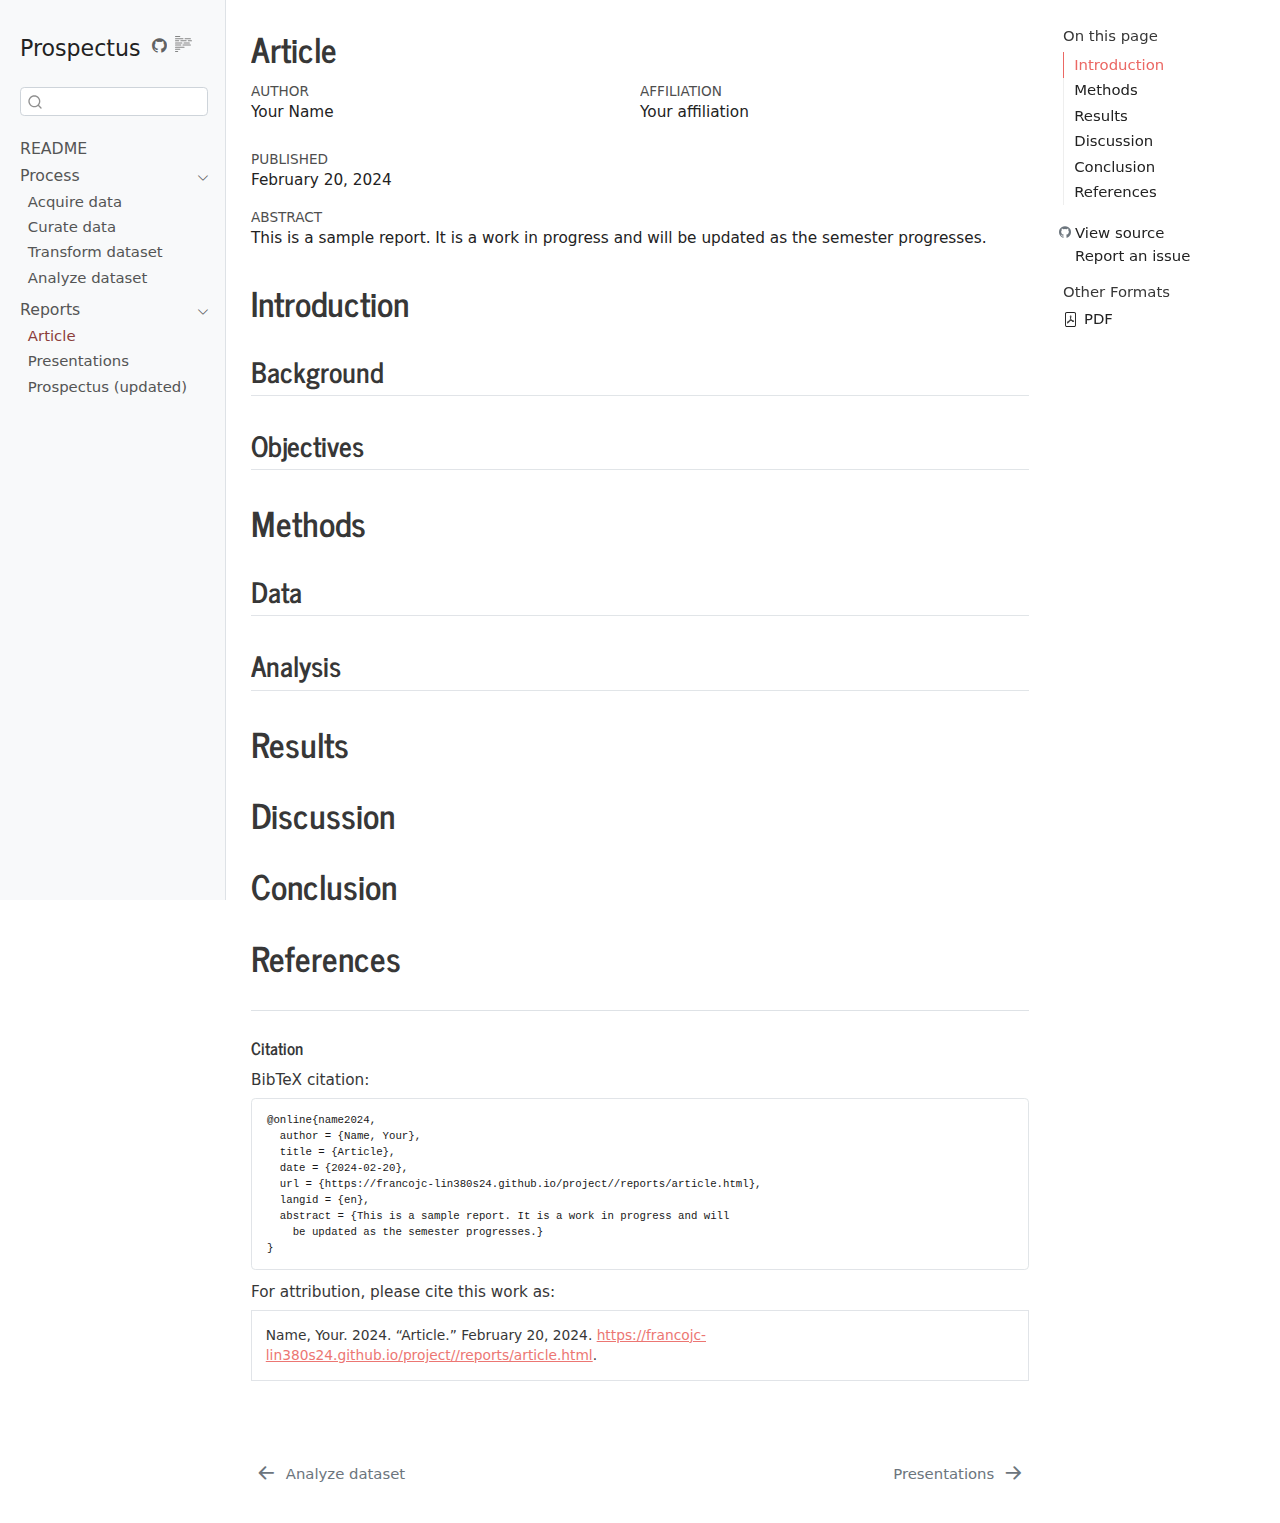
<file: reports/article.html>
<!DOCTYPE html>
<html xmlns="http://www.w3.org/1999/xhtml" lang="en" xml:lang="en"><head>

<meta charset="utf-8">
<meta name="generator" content="quarto-1.4.5">

<meta name="viewport" content="width=device-width, initial-scale=1.0, user-scalable=yes">

<meta name="author" content="Your Name">
<meta name="dcterms.date" content="2024-02-20">
<meta name="keywords" content="report, sample">

<title>Prospectus - Article</title>
<style>
code{white-space: pre-wrap;}
span.smallcaps{font-variant: small-caps;}
div.columns{display: flex; gap: min(4vw, 1.5em);}
div.column{flex: auto; overflow-x: auto;}
div.hanging-indent{margin-left: 1.5em; text-indent: -1.5em;}
ul.task-list{list-style: none;}
ul.task-list li input[type="checkbox"] {
  width: 0.8em;
  margin: 0 0.8em 0.2em -1em; /* quarto-specific, see https://github.com/quarto-dev/quarto-cli/issues/4556 */ 
  vertical-align: middle;
}
</style>


<script src="../site_libs/quarto-nav/quarto-nav.js"></script>
<script src="../site_libs/quarto-nav/headroom.min.js"></script>
<script src="../site_libs/clipboard/clipboard.min.js"></script>
<script src="../site_libs/quarto-search/autocomplete.umd.js"></script>
<script src="../site_libs/quarto-search/fuse.min.js"></script>
<script src="../site_libs/quarto-search/quarto-search.js"></script>
<meta name="quarto:offset" content="../">
<link href="../reports/presentations.html" rel="next">
<link href="../process/4_analyze.html" rel="prev">
<script src="../site_libs/quarto-html/quarto.js"></script>
<script src="../site_libs/quarto-html/popper.min.js"></script>
<script src="../site_libs/quarto-html/tippy.umd.min.js"></script>
<script src="../site_libs/quarto-html/anchor.min.js"></script>
<link href="../site_libs/quarto-html/tippy.css" rel="stylesheet">
<link href="../site_libs/quarto-html/quarto-syntax-highlighting.css" rel="stylesheet" id="quarto-text-highlighting-styles">
<script src="../site_libs/bootstrap/bootstrap.min.js"></script>
<link href="../site_libs/bootstrap/bootstrap-icons.css" rel="stylesheet">
<link href="../site_libs/bootstrap/bootstrap.min.css" rel="stylesheet" id="quarto-bootstrap" data-mode="light">
<script id="quarto-search-options" type="application/json">{
  "location": "sidebar",
  "copy-button": false,
  "collapse-after": 3,
  "panel-placement": "start",
  "type": "textbox",
  "limit": 20,
  "language": {
    "search-no-results-text": "No results",
    "search-matching-documents-text": "matching documents",
    "search-copy-link-title": "Copy link to search",
    "search-hide-matches-text": "Hide additional matches",
    "search-more-match-text": "more match in this document",
    "search-more-matches-text": "more matches in this document",
    "search-clear-button-title": "Clear",
    "search-detached-cancel-button-title": "Cancel",
    "search-submit-button-title": "Submit"
  }
}</script>


</head>

<body class="nav-sidebar docked">

<div id="quarto-search-results"></div>
  <header id="quarto-header" class="headroom fixed-top">
  <nav class="quarto-secondary-nav">
    <div class="container-fluid d-flex">
      <button type="button" class="quarto-btn-toggle btn" data-bs-toggle="collapse" data-bs-target="#quarto-sidebar,#quarto-sidebar-glass" aria-controls="quarto-sidebar" aria-expanded="false" aria-label="Toggle sidebar navigation" onclick="if (window.quartoToggleHeadroom) { window.quartoToggleHeadroom(); }">
        <i class="bi bi-layout-text-sidebar-reverse"></i>
      </button>
      <nav class="quarto-page-breadcrumbs" aria-label="breadcrumb"><ol class="breadcrumb"><li class="breadcrumb-item"><a href="../reports/article.html">Reports</a></li><li class="breadcrumb-item"><a href="../reports/article.html">Article</a></li></ol></nav>
      <a class="flex-grow-1" role="button" data-bs-toggle="collapse" data-bs-target="#quarto-sidebar,#quarto-sidebar-glass" aria-controls="quarto-sidebar" aria-expanded="false" aria-label="Toggle sidebar navigation" onclick="if (window.quartoToggleHeadroom) { window.quartoToggleHeadroom(); }">      
      </a>
      <button type="button" class="btn quarto-search-button" aria-label="Search" onclick="window.quartoOpenSearch();">
        <i class="bi bi-search"></i>
      </button>
    </div>
  </nav>
</header>
<!-- content -->
<div id="quarto-content" class="quarto-container page-columns page-rows-contents page-layout-article">
<!-- sidebar -->
  <nav id="quarto-sidebar" class="sidebar collapse collapse-horizontal sidebar-navigation docked overflow-auto">
    <div class="pt-lg-2 mt-2 text-left sidebar-header">
    <div class="sidebar-title mb-0 py-0">
      <a href="../">Prospectus</a> 
        <div class="sidebar-tools-main">
    <a href="https://github.com/username/repo" title="" class="quarto-navigation-tool px-1" aria-label=""><i class="bi bi-github"></i></a>
  <a href="" class="quarto-reader-toggle quarto-navigation-tool px-1" onclick="window.quartoToggleReader(); return false;" title="Toggle reader mode">
  <div class="quarto-reader-toggle-btn">
  <i class="bi"></i>
  </div>
</a>
</div>
    </div>
      </div>
        <div class="mt-2 flex-shrink-0 align-items-center">
        <div class="sidebar-search">
        <div id="quarto-search" class="" title="Search"></div>
        </div>
        </div>
    <div class="sidebar-menu-container"> 
    <ul class="list-unstyled mt-1">
        <li class="sidebar-item">
  <div class="sidebar-item-container"> 
  <a href="../index.html" class="sidebar-item-text sidebar-link">
 <span class="menu-text">README</span></a>
  </div>
</li>
        <li class="sidebar-item sidebar-item-section">
      <div class="sidebar-item-container"> 
            <a class="sidebar-item-text sidebar-link text-start" data-bs-toggle="collapse" data-bs-target="#quarto-sidebar-section-1" aria-expanded="true">
 <span class="menu-text">Process</span></a>
          <a class="sidebar-item-toggle text-start" data-bs-toggle="collapse" data-bs-target="#quarto-sidebar-section-1" aria-expanded="true" aria-label="Toggle section">
            <i class="bi bi-chevron-right ms-2"></i>
          </a> 
      </div>
      <ul id="quarto-sidebar-section-1" class="collapse list-unstyled sidebar-section depth1 show">  
          <li class="sidebar-item">
  <div class="sidebar-item-container"> 
  <a href="../process/1_acquire.html" class="sidebar-item-text sidebar-link">
 <span class="menu-text">Acquire data</span></a>
  </div>
</li>
          <li class="sidebar-item">
  <div class="sidebar-item-container"> 
  <a href="../process/2_curate.html" class="sidebar-item-text sidebar-link">
 <span class="menu-text">Curate data</span></a>
  </div>
</li>
          <li class="sidebar-item">
  <div class="sidebar-item-container"> 
  <a href="../process/3_transform.html" class="sidebar-item-text sidebar-link">
 <span class="menu-text">Transform dataset</span></a>
  </div>
</li>
          <li class="sidebar-item">
  <div class="sidebar-item-container"> 
  <a href="../process/4_analyze.html" class="sidebar-item-text sidebar-link">
 <span class="menu-text">Analyze dataset</span></a>
  </div>
</li>
      </ul>
  </li>
        <li class="sidebar-item sidebar-item-section">
      <div class="sidebar-item-container"> 
            <a class="sidebar-item-text sidebar-link text-start" data-bs-toggle="collapse" data-bs-target="#quarto-sidebar-section-2" aria-expanded="true">
 <span class="menu-text">Reports</span></a>
          <a class="sidebar-item-toggle text-start" data-bs-toggle="collapse" data-bs-target="#quarto-sidebar-section-2" aria-expanded="true" aria-label="Toggle section">
            <i class="bi bi-chevron-right ms-2"></i>
          </a> 
      </div>
      <ul id="quarto-sidebar-section-2" class="collapse list-unstyled sidebar-section depth1 show">  
          <li class="sidebar-item">
  <div class="sidebar-item-container"> 
  <a href="../reports/article.html" class="sidebar-item-text sidebar-link active">
 <span class="menu-text">Article</span></a>
  </div>
</li>
          <li class="sidebar-item">
  <div class="sidebar-item-container"> 
  <a href="../reports/presentations.html" class="sidebar-item-text sidebar-link">
 <span class="menu-text">Presentations</span></a>
  </div>
</li>
          <li class="sidebar-item">
  <div class="sidebar-item-container"> 
  <a href="../reports/prospectus.html" class="sidebar-item-text sidebar-link">
 <span class="menu-text">Prospectus (updated)</span></a>
  </div>
</li>
      </ul>
  </li>
    </ul>
    </div>
</nav>
<div id="quarto-sidebar-glass" data-bs-toggle="collapse" data-bs-target="#quarto-sidebar,#quarto-sidebar-glass"></div>
<!-- margin-sidebar -->
    <div id="quarto-margin-sidebar" class="sidebar margin-sidebar">
        <nav id="TOC" role="doc-toc" class="toc-active">
    <h2 id="toc-title">On this page</h2>
   
  <ul>
  <li><a href="#introduction" id="toc-introduction" class="nav-link active" data-scroll-target="#introduction">Introduction</a>
  <ul class="collapse">
  <li><a href="#background" id="toc-background" class="nav-link" data-scroll-target="#background">Background</a></li>
  <li><a href="#objectives" id="toc-objectives" class="nav-link" data-scroll-target="#objectives">Objectives</a></li>
  </ul></li>
  <li><a href="#methods" id="toc-methods" class="nav-link" data-scroll-target="#methods">Methods</a>
  <ul class="collapse">
  <li><a href="#data" id="toc-data" class="nav-link" data-scroll-target="#data">Data</a></li>
  <li><a href="#analysis" id="toc-analysis" class="nav-link" data-scroll-target="#analysis">Analysis</a></li>
  </ul></li>
  <li><a href="#results" id="toc-results" class="nav-link" data-scroll-target="#results">Results</a></li>
  <li><a href="#discussion" id="toc-discussion" class="nav-link" data-scroll-target="#discussion">Discussion</a></li>
  <li><a href="#conclusion" id="toc-conclusion" class="nav-link" data-scroll-target="#conclusion">Conclusion</a></li>
  <li><a href="#references" id="toc-references" class="nav-link" data-scroll-target="#references">References</a></li>
  </ul>
<div class="toc-actions"><div><i class="bi bi-github"></i></div><div class="action-links"><p><a href="https://github.com/francojc-lin380s24/project/blob/main/reports/article.qmd" class="toc-action">View source</a></p><p><a href="https://github.com/francojc-lin380s24/project/issues/new" class="toc-action">Report an issue</a></p></div></div><div class="quarto-alternate-formats"><h2>Other Formats</h2><ul><li><a href="article.pdf"><i class="bi bi-file-pdf"></i>PDF</a></li></ul></div></nav>
    </div>
<!-- main -->
<main class="content" id="quarto-document-content">

<header id="title-block-header" class="quarto-title-block default">
<div class="quarto-title">
<h1 class="title">Article</h1>
</div>


<div class="quarto-title-meta-author">
  <div class="quarto-title-meta-heading">Author</div>
  <div class="quarto-title-meta-heading">Affiliation</div>
  
    <div class="quarto-title-meta-contents">
    <p class="author">Your Name </p>
  </div>
    <div class="quarto-title-meta-contents">
        <p class="affiliation">
            Your affiliation
          </p>
      </div>
    </div>

<div class="quarto-title-meta">

      
    <div>
    <div class="quarto-title-meta-heading">Published</div>
    <div class="quarto-title-meta-contents">
      <p class="date">February 20, 2024</p>
    </div>
  </div>
  
    
  </div>
  
<div>
  <div class="abstract">
    <div class="abstract-title">Abstract</div>
    <p>This is a sample report. It is a work in progress and will be updated as the semester progresses.</p>
  </div>
</div>

</header>

<section id="introduction" class="level1">
<h1>Introduction</h1>
<section id="background" class="level2">
<h2 class="anchored" data-anchor-id="background">Background</h2>
</section>
<section id="objectives" class="level2">
<h2 class="anchored" data-anchor-id="objectives">Objectives</h2>
</section>
</section>
<section id="methods" class="level1">
<h1>Methods</h1>
<section id="data" class="level2">
<h2 class="anchored" data-anchor-id="data">Data</h2>
</section>
<section id="analysis" class="level2">
<h2 class="anchored" data-anchor-id="analysis">Analysis</h2>
</section>
</section>
<section id="results" class="level1">
<h1>Results</h1>
</section>
<section id="discussion" class="level1">
<h1>Discussion</h1>
</section>
<section id="conclusion" class="level1">
<h1>Conclusion</h1>
</section>
<section id="references" class="level1">
<h1>References</h1>


</section>

<div id="quarto-appendix" class="default"><section class="quarto-appendix-contents"><h2 class="anchored quarto-appendix-heading">Citation</h2><div><div class="quarto-appendix-secondary-label">BibTeX citation:</div><pre class="sourceCode code-with-copy quarto-appendix-bibtex"><code class="sourceCode bibtex">@online{name2024,
  author = {Name, Your},
  title = {Article},
  date = {2024-02-20},
  url = {https://francojc-lin380s24.github.io/project//reports/article.html},
  langid = {en},
  abstract = {This is a sample report. It is a work in progress and will
    be updated as the semester progresses.}
}
</code><button title="Copy to Clipboard" class="code-copy-button"><i class="bi"></i></button></pre><div class="quarto-appendix-secondary-label">For attribution, please cite this work as:</div><div id="ref-name2024" class="csl-entry quarto-appendix-citeas" role="listitem">
Name, Your. 2024. <span>“Article.”</span> February 20, 2024. <a href="https://francojc-lin380s24.github.io/project//reports/article.html">https://francojc-lin380s24.github.io/project//reports/article.html</a>.
</div></div></section></div></main> <!-- /main -->
<script id="quarto-html-after-body" type="application/javascript">
window.document.addEventListener("DOMContentLoaded", function (event) {
  const toggleBodyColorMode = (bsSheetEl) => {
    const mode = bsSheetEl.getAttribute("data-mode");
    const bodyEl = window.document.querySelector("body");
    if (mode === "dark") {
      bodyEl.classList.add("quarto-dark");
      bodyEl.classList.remove("quarto-light");
    } else {
      bodyEl.classList.add("quarto-light");
      bodyEl.classList.remove("quarto-dark");
    }
  }
  const toggleBodyColorPrimary = () => {
    const bsSheetEl = window.document.querySelector("link#quarto-bootstrap");
    if (bsSheetEl) {
      toggleBodyColorMode(bsSheetEl);
    }
  }
  toggleBodyColorPrimary();  
  const icon = "";
  const anchorJS = new window.AnchorJS();
  anchorJS.options = {
    placement: 'right',
    icon: icon
  };
  anchorJS.add('.anchored');
  const isCodeAnnotation = (el) => {
    for (const clz of el.classList) {
      if (clz.startsWith('code-annotation-')) {                     
        return true;
      }
    }
    return false;
  }
  const clipboard = new window.ClipboardJS('.code-copy-button', {
    text: function(trigger) {
      const codeEl = trigger.previousElementSibling.cloneNode(true);
      for (const childEl of codeEl.children) {
        if (isCodeAnnotation(childEl)) {
          childEl.remove();
        }
      }
      return codeEl.innerText;
    }
  });
  clipboard.on('success', function(e) {
    // button target
    const button = e.trigger;
    // don't keep focus
    button.blur();
    // flash "checked"
    button.classList.add('code-copy-button-checked');
    var currentTitle = button.getAttribute("title");
    button.setAttribute("title", "Copied!");
    let tooltip;
    if (window.bootstrap) {
      button.setAttribute("data-bs-toggle", "tooltip");
      button.setAttribute("data-bs-placement", "left");
      button.setAttribute("data-bs-title", "Copied!");
      tooltip = new bootstrap.Tooltip(button, 
        { trigger: "manual", 
          customClass: "code-copy-button-tooltip",
          offset: [0, -8]});
      tooltip.show();    
    }
    setTimeout(function() {
      if (tooltip) {
        tooltip.hide();
        button.removeAttribute("data-bs-title");
        button.removeAttribute("data-bs-toggle");
        button.removeAttribute("data-bs-placement");
      }
      button.setAttribute("title", currentTitle);
      button.classList.remove('code-copy-button-checked');
    }, 1000);
    // clear code selection
    e.clearSelection();
  });
  function tippyHover(el, contentFn) {
    const config = {
      allowHTML: true,
      content: contentFn,
      maxWidth: 500,
      delay: 100,
      arrow: false,
      appendTo: function(el) {
          return el.parentElement;
      },
      interactive: true,
      interactiveBorder: 10,
      theme: 'quarto',
      placement: 'bottom-start'
    };
    window.tippy(el, config); 
  }
  const noterefs = window.document.querySelectorAll('a[role="doc-noteref"]');
  for (var i=0; i<noterefs.length; i++) {
    const ref = noterefs[i];
    tippyHover(ref, function() {
      // use id or data attribute instead here
      let href = ref.getAttribute('data-footnote-href') || ref.getAttribute('href');
      try { href = new URL(href).hash; } catch {}
      const id = href.replace(/^#\/?/, "");
      const note = window.document.getElementById(id);
      return note.innerHTML;
    });
  }
      let selectedAnnoteEl;
      const selectorForAnnotation = ( cell, annotation) => {
        let cellAttr = 'data-code-cell="' + cell + '"';
        let lineAttr = 'data-code-annotation="' +  annotation + '"';
        const selector = 'span[' + cellAttr + '][' + lineAttr + ']';
        return selector;
      }
      const selectCodeLines = (annoteEl) => {
        const doc = window.document;
        const targetCell = annoteEl.getAttribute("data-target-cell");
        const targetAnnotation = annoteEl.getAttribute("data-target-annotation");
        const annoteSpan = window.document.querySelector(selectorForAnnotation(targetCell, targetAnnotation));
        const lines = annoteSpan.getAttribute("data-code-lines").split(",");
        const lineIds = lines.map((line) => {
          return targetCell + "-" + line;
        })
        let top = null;
        let height = null;
        let parent = null;
        if (lineIds.length > 0) {
            //compute the position of the single el (top and bottom and make a div)
            const el = window.document.getElementById(lineIds[0]);
            top = el.offsetTop;
            height = el.offsetHeight;
            parent = el.parentElement.parentElement;
          if (lineIds.length > 1) {
            const lastEl = window.document.getElementById(lineIds[lineIds.length - 1]);
            const bottom = lastEl.offsetTop + lastEl.offsetHeight;
            height = bottom - top;
          }
          if (top !== null && height !== null && parent !== null) {
            // cook up a div (if necessary) and position it 
            let div = window.document.getElementById("code-annotation-line-highlight");
            if (div === null) {
              div = window.document.createElement("div");
              div.setAttribute("id", "code-annotation-line-highlight");
              div.style.position = 'absolute';
              parent.appendChild(div);
            }
            div.style.top = top - 2 + "px";
            div.style.height = height + 4 + "px";
            let gutterDiv = window.document.getElementById("code-annotation-line-highlight-gutter");
            if (gutterDiv === null) {
              gutterDiv = window.document.createElement("div");
              gutterDiv.setAttribute("id", "code-annotation-line-highlight-gutter");
              gutterDiv.style.position = 'absolute';
              const codeCell = window.document.getElementById(targetCell);
              const gutter = codeCell.querySelector('.code-annotation-gutter');
              gutter.appendChild(gutterDiv);
            }
            gutterDiv.style.top = top - 2 + "px";
            gutterDiv.style.height = height + 4 + "px";
          }
          selectedAnnoteEl = annoteEl;
        }
      };
      const unselectCodeLines = () => {
        const elementsIds = ["code-annotation-line-highlight", "code-annotation-line-highlight-gutter"];
        elementsIds.forEach((elId) => {
          const div = window.document.getElementById(elId);
          if (div) {
            div.remove();
          }
        });
        selectedAnnoteEl = undefined;
      };
      // Attach click handler to the DT
      const annoteDls = window.document.querySelectorAll('dt[data-target-cell]');
      for (const annoteDlNode of annoteDls) {
        annoteDlNode.addEventListener('click', (event) => {
          const clickedEl = event.target;
          if (clickedEl !== selectedAnnoteEl) {
            unselectCodeLines();
            const activeEl = window.document.querySelector('dt[data-target-cell].code-annotation-active');
            if (activeEl) {
              activeEl.classList.remove('code-annotation-active');
            }
            selectCodeLines(clickedEl);
            clickedEl.classList.add('code-annotation-active');
          } else {
            // Unselect the line
            unselectCodeLines();
            clickedEl.classList.remove('code-annotation-active');
          }
        });
      }
  const findCites = (el) => {
    const parentEl = el.parentElement;
    if (parentEl) {
      const cites = parentEl.dataset.cites;
      if (cites) {
        return {
          el,
          cites: cites.split(' ')
        };
      } else {
        return findCites(el.parentElement)
      }
    } else {
      return undefined;
    }
  };
  var bibliorefs = window.document.querySelectorAll('a[role="doc-biblioref"]');
  for (var i=0; i<bibliorefs.length; i++) {
    const ref = bibliorefs[i];
    const citeInfo = findCites(ref);
    if (citeInfo) {
      tippyHover(citeInfo.el, function() {
        var popup = window.document.createElement('div');
        citeInfo.cites.forEach(function(cite) {
          var citeDiv = window.document.createElement('div');
          citeDiv.classList.add('hanging-indent');
          citeDiv.classList.add('csl-entry');
          var biblioDiv = window.document.getElementById('ref-' + cite);
          if (biblioDiv) {
            citeDiv.innerHTML = biblioDiv.innerHTML;
          }
          popup.appendChild(citeDiv);
        });
        return popup.innerHTML;
      });
    }
  }
});
</script>
<nav class="page-navigation">
  <div class="nav-page nav-page-previous">
      <a href="../process/4_analyze.html" class="pagination-link">
        <i class="bi bi-arrow-left-short"></i> <span class="nav-page-text">Analyze dataset</span>
      </a>          
  </div>
  <div class="nav-page nav-page-next">
      <a href="../reports/presentations.html" class="pagination-link">
        <span class="nav-page-text">Presentations</span> <i class="bi bi-arrow-right-short"></i>
      </a>
  </div>
</nav>
</div> <!-- /content -->



</body></html>
</file>
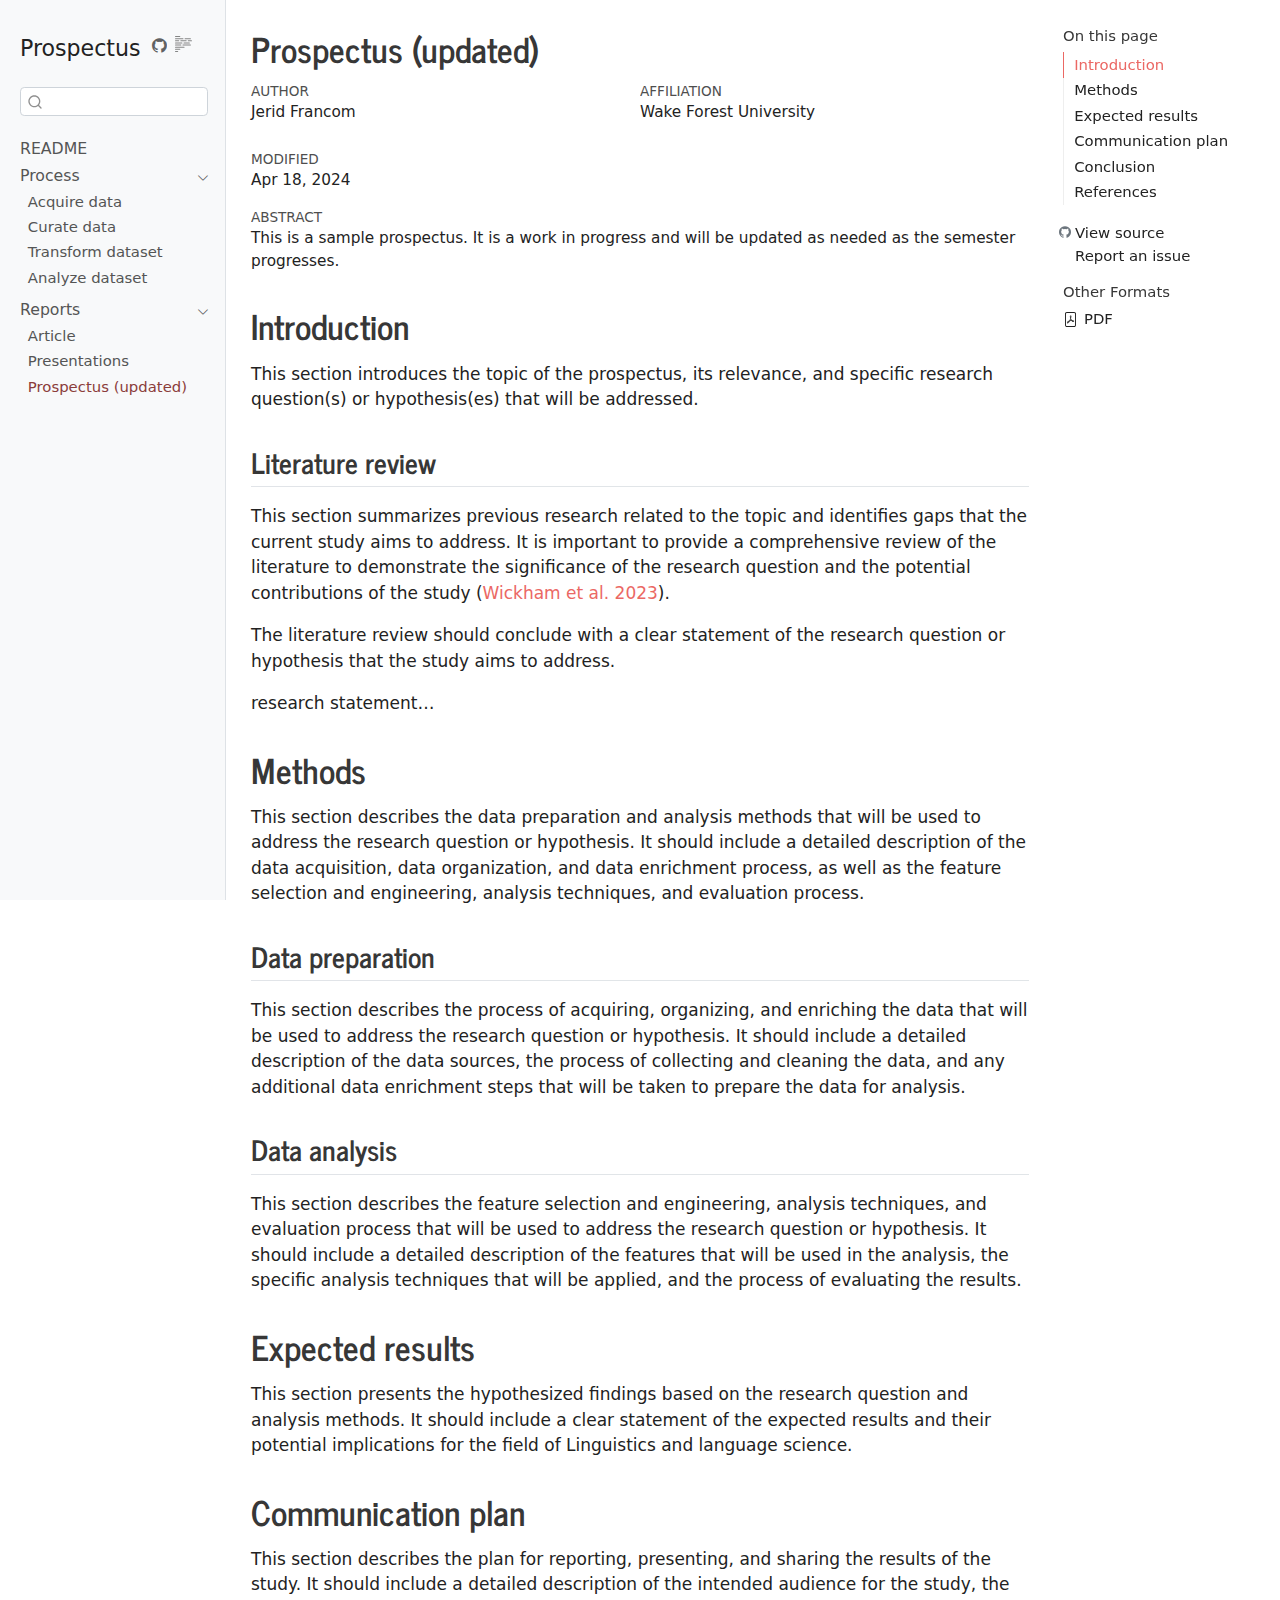
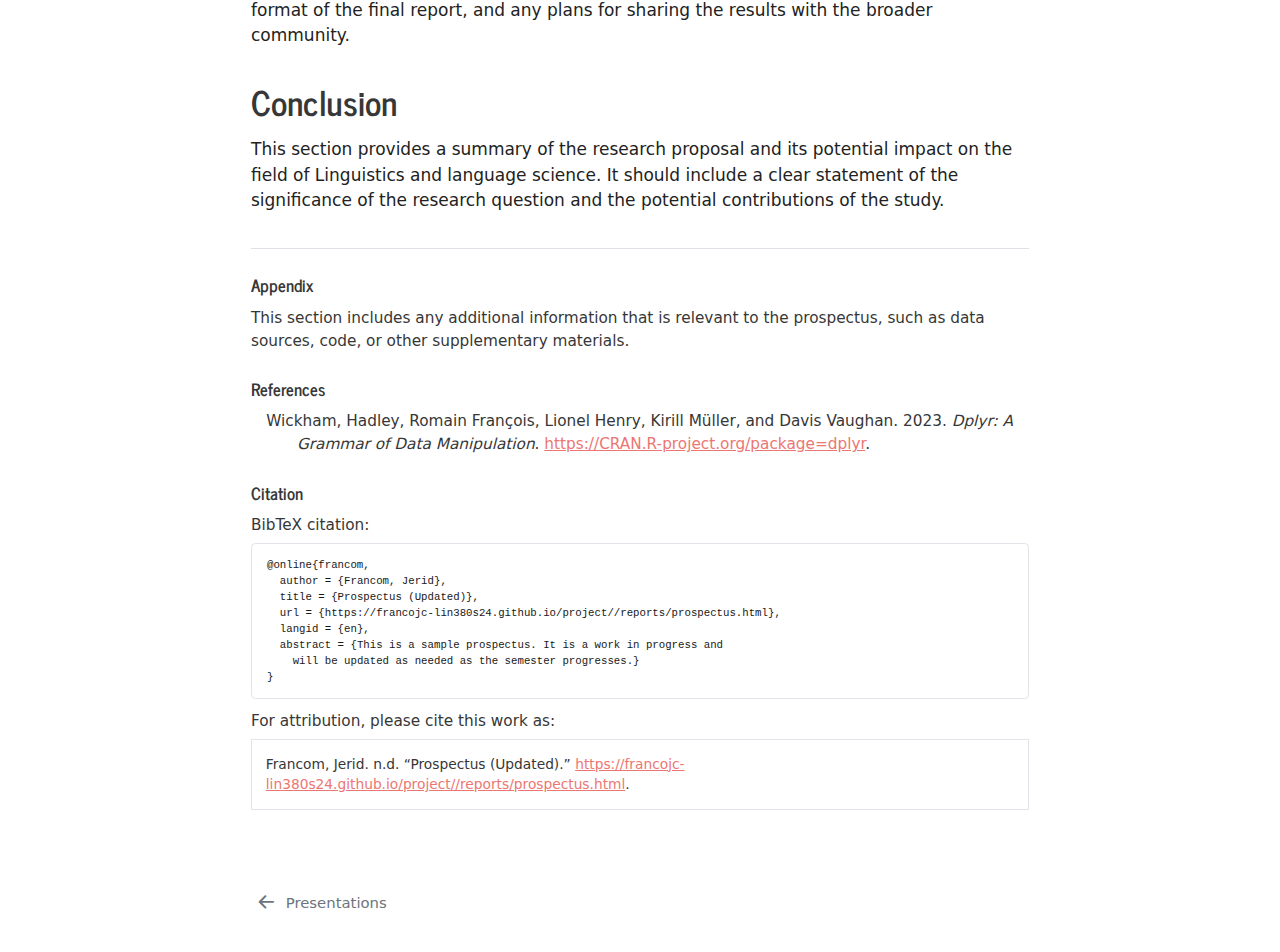
<file: reports/prospectus.html>
<!DOCTYPE html>
<html xmlns="http://www.w3.org/1999/xhtml" lang="en" xml:lang="en"><head>

<meta charset="utf-8">
<meta name="generator" content="quarto-1.4.5">

<meta name="viewport" content="width=device-width, initial-scale=1.0, user-scalable=yes">

<meta name="author" content="Jerid Francom">
<meta name="keywords" content="prospectus, sample">

<title>Prospectus - Prospectus (updated)</title>
<style>
code{white-space: pre-wrap;}
span.smallcaps{font-variant: small-caps;}
div.columns{display: flex; gap: min(4vw, 1.5em);}
div.column{flex: auto; overflow-x: auto;}
div.hanging-indent{margin-left: 1.5em; text-indent: -1.5em;}
ul.task-list{list-style: none;}
ul.task-list li input[type="checkbox"] {
  width: 0.8em;
  margin: 0 0.8em 0.2em -1em; /* quarto-specific, see https://github.com/quarto-dev/quarto-cli/issues/4556 */ 
  vertical-align: middle;
}
/* CSS for citations */
div.csl-bib-body { }
div.csl-entry {
  clear: both;
}
.hanging-indent div.csl-entry {
  margin-left:2em;
  text-indent:-2em;
}
div.csl-left-margin {
  min-width:2em;
  float:left;
}
div.csl-right-inline {
  margin-left:2em;
  padding-left:1em;
}
div.csl-indent {
  margin-left: 2em;
}</style>


<script src="../site_libs/quarto-nav/quarto-nav.js"></script>
<script src="../site_libs/quarto-nav/headroom.min.js"></script>
<script src="../site_libs/clipboard/clipboard.min.js"></script>
<script src="../site_libs/quarto-search/autocomplete.umd.js"></script>
<script src="../site_libs/quarto-search/fuse.min.js"></script>
<script src="../site_libs/quarto-search/quarto-search.js"></script>
<meta name="quarto:offset" content="../">
<link href="../reports/presentations.html" rel="prev">
<script src="../site_libs/quarto-html/quarto.js"></script>
<script src="../site_libs/quarto-html/popper.min.js"></script>
<script src="../site_libs/quarto-html/tippy.umd.min.js"></script>
<script src="../site_libs/quarto-html/anchor.min.js"></script>
<link href="../site_libs/quarto-html/tippy.css" rel="stylesheet">
<link href="../site_libs/quarto-html/quarto-syntax-highlighting.css" rel="stylesheet" id="quarto-text-highlighting-styles">
<script src="../site_libs/bootstrap/bootstrap.min.js"></script>
<link href="../site_libs/bootstrap/bootstrap-icons.css" rel="stylesheet">
<link href="../site_libs/bootstrap/bootstrap.min.css" rel="stylesheet" id="quarto-bootstrap" data-mode="light">
<script id="quarto-search-options" type="application/json">{
  "location": "sidebar",
  "copy-button": false,
  "collapse-after": 3,
  "panel-placement": "start",
  "type": "textbox",
  "limit": 20,
  "language": {
    "search-no-results-text": "No results",
    "search-matching-documents-text": "matching documents",
    "search-copy-link-title": "Copy link to search",
    "search-hide-matches-text": "Hide additional matches",
    "search-more-match-text": "more match in this document",
    "search-more-matches-text": "more matches in this document",
    "search-clear-button-title": "Clear",
    "search-detached-cancel-button-title": "Cancel",
    "search-submit-button-title": "Submit"
  }
}</script>


</head>

<body class="nav-sidebar docked">

<div id="quarto-search-results"></div>
  <header id="quarto-header" class="headroom fixed-top">
  <nav class="quarto-secondary-nav">
    <div class="container-fluid d-flex">
      <button type="button" class="quarto-btn-toggle btn" data-bs-toggle="collapse" data-bs-target="#quarto-sidebar,#quarto-sidebar-glass" aria-controls="quarto-sidebar" aria-expanded="false" aria-label="Toggle sidebar navigation" onclick="if (window.quartoToggleHeadroom) { window.quartoToggleHeadroom(); }">
        <i class="bi bi-layout-text-sidebar-reverse"></i>
      </button>
      <nav class="quarto-page-breadcrumbs" aria-label="breadcrumb"><ol class="breadcrumb"><li class="breadcrumb-item"><a href="../reports/article.html">Reports</a></li><li class="breadcrumb-item"><a href="../reports/prospectus.html">Prospectus (updated)</a></li></ol></nav>
      <a class="flex-grow-1" role="button" data-bs-toggle="collapse" data-bs-target="#quarto-sidebar,#quarto-sidebar-glass" aria-controls="quarto-sidebar" aria-expanded="false" aria-label="Toggle sidebar navigation" onclick="if (window.quartoToggleHeadroom) { window.quartoToggleHeadroom(); }">      
      </a>
      <button type="button" class="btn quarto-search-button" aria-label="Search" onclick="window.quartoOpenSearch();">
        <i class="bi bi-search"></i>
      </button>
    </div>
  </nav>
</header>
<!-- content -->
<div id="quarto-content" class="quarto-container page-columns page-rows-contents page-layout-article">
<!-- sidebar -->
  <nav id="quarto-sidebar" class="sidebar collapse collapse-horizontal sidebar-navigation docked overflow-auto">
    <div class="pt-lg-2 mt-2 text-left sidebar-header">
    <div class="sidebar-title mb-0 py-0">
      <a href="../">Prospectus</a> 
        <div class="sidebar-tools-main">
    <a href="https://github.com/username/repo" title="" class="quarto-navigation-tool px-1" aria-label=""><i class="bi bi-github"></i></a>
  <a href="" class="quarto-reader-toggle quarto-navigation-tool px-1" onclick="window.quartoToggleReader(); return false;" title="Toggle reader mode">
  <div class="quarto-reader-toggle-btn">
  <i class="bi"></i>
  </div>
</a>
</div>
    </div>
      </div>
        <div class="mt-2 flex-shrink-0 align-items-center">
        <div class="sidebar-search">
        <div id="quarto-search" class="" title="Search"></div>
        </div>
        </div>
    <div class="sidebar-menu-container"> 
    <ul class="list-unstyled mt-1">
        <li class="sidebar-item">
  <div class="sidebar-item-container"> 
  <a href="../index.html" class="sidebar-item-text sidebar-link">
 <span class="menu-text">README</span></a>
  </div>
</li>
        <li class="sidebar-item sidebar-item-section">
      <div class="sidebar-item-container"> 
            <a class="sidebar-item-text sidebar-link text-start" data-bs-toggle="collapse" data-bs-target="#quarto-sidebar-section-1" aria-expanded="true">
 <span class="menu-text">Process</span></a>
          <a class="sidebar-item-toggle text-start" data-bs-toggle="collapse" data-bs-target="#quarto-sidebar-section-1" aria-expanded="true" aria-label="Toggle section">
            <i class="bi bi-chevron-right ms-2"></i>
          </a> 
      </div>
      <ul id="quarto-sidebar-section-1" class="collapse list-unstyled sidebar-section depth1 show">  
          <li class="sidebar-item">
  <div class="sidebar-item-container"> 
  <a href="../process/1_acquire.html" class="sidebar-item-text sidebar-link">
 <span class="menu-text">Acquire data</span></a>
  </div>
</li>
          <li class="sidebar-item">
  <div class="sidebar-item-container"> 
  <a href="../process/2_curate.html" class="sidebar-item-text sidebar-link">
 <span class="menu-text">Curate data</span></a>
  </div>
</li>
          <li class="sidebar-item">
  <div class="sidebar-item-container"> 
  <a href="../process/3_transform.html" class="sidebar-item-text sidebar-link">
 <span class="menu-text">Transform dataset</span></a>
  </div>
</li>
          <li class="sidebar-item">
  <div class="sidebar-item-container"> 
  <a href="../process/4_analyze.html" class="sidebar-item-text sidebar-link">
 <span class="menu-text">Analyze dataset</span></a>
  </div>
</li>
      </ul>
  </li>
        <li class="sidebar-item sidebar-item-section">
      <div class="sidebar-item-container"> 
            <a class="sidebar-item-text sidebar-link text-start" data-bs-toggle="collapse" data-bs-target="#quarto-sidebar-section-2" aria-expanded="true">
 <span class="menu-text">Reports</span></a>
          <a class="sidebar-item-toggle text-start" data-bs-toggle="collapse" data-bs-target="#quarto-sidebar-section-2" aria-expanded="true" aria-label="Toggle section">
            <i class="bi bi-chevron-right ms-2"></i>
          </a> 
      </div>
      <ul id="quarto-sidebar-section-2" class="collapse list-unstyled sidebar-section depth1 show">  
          <li class="sidebar-item">
  <div class="sidebar-item-container"> 
  <a href="../reports/article.html" class="sidebar-item-text sidebar-link">
 <span class="menu-text">Article</span></a>
  </div>
</li>
          <li class="sidebar-item">
  <div class="sidebar-item-container"> 
  <a href="../reports/presentations.html" class="sidebar-item-text sidebar-link">
 <span class="menu-text">Presentations</span></a>
  </div>
</li>
          <li class="sidebar-item">
  <div class="sidebar-item-container"> 
  <a href="../reports/prospectus.html" class="sidebar-item-text sidebar-link active">
 <span class="menu-text">Prospectus (updated)</span></a>
  </div>
</li>
      </ul>
  </li>
    </ul>
    </div>
</nav>
<div id="quarto-sidebar-glass" data-bs-toggle="collapse" data-bs-target="#quarto-sidebar,#quarto-sidebar-glass"></div>
<!-- margin-sidebar -->
    <div id="quarto-margin-sidebar" class="sidebar margin-sidebar">
        <nav id="TOC" role="doc-toc" class="toc-active">
    <h2 id="toc-title">On this page</h2>
   
  <ul>
  <li><a href="#introduction" id="toc-introduction" class="nav-link active" data-scroll-target="#introduction">Introduction</a>
  <ul class="collapse">
  <li><a href="#literature-review" id="toc-literature-review" class="nav-link" data-scroll-target="#literature-review">Literature review</a></li>
  </ul></li>
  <li><a href="#methods" id="toc-methods" class="nav-link" data-scroll-target="#methods">Methods</a>
  <ul class="collapse">
  <li><a href="#data-preparation" id="toc-data-preparation" class="nav-link" data-scroll-target="#data-preparation">Data preparation</a></li>
  <li><a href="#data-analysis" id="toc-data-analysis" class="nav-link" data-scroll-target="#data-analysis">Data analysis</a></li>
  </ul></li>
  <li><a href="#expected-results" id="toc-expected-results" class="nav-link" data-scroll-target="#expected-results">Expected results</a></li>
  <li><a href="#communication-plan" id="toc-communication-plan" class="nav-link" data-scroll-target="#communication-plan">Communication plan</a></li>
  <li><a href="#conclusion" id="toc-conclusion" class="nav-link" data-scroll-target="#conclusion">Conclusion</a></li>
  
  <li><a href="#references" id="toc-references" class="nav-link" data-scroll-target="#references">References</a></li>
  </ul>
<div class="toc-actions"><div><i class="bi bi-github"></i></div><div class="action-links"><p><a href="https://github.com/francojc-lin380s24/project/blob/main/reports/prospectus.qmd" class="toc-action">View source</a></p><p><a href="https://github.com/francojc-lin380s24/project/issues/new" class="toc-action">Report an issue</a></p></div></div><div class="quarto-alternate-formats"><h2>Other Formats</h2><ul><li><a href="prospectus.pdf"><i class="bi bi-file-pdf"></i>PDF</a></li></ul></div></nav>
    </div>
<!-- main -->
<main class="content" id="quarto-document-content">

<header id="title-block-header" class="quarto-title-block default">
<div class="quarto-title">
<h1 class="title">Prospectus (updated)</h1>
</div>


<div class="quarto-title-meta-author">
  <div class="quarto-title-meta-heading">Author</div>
  <div class="quarto-title-meta-heading">Affiliation</div>
  
    <div class="quarto-title-meta-contents">
    <p class="author">Jerid Francom </p>
  </div>
    <div class="quarto-title-meta-contents">
        <p class="affiliation">
            Wake Forest University
          </p>
      </div>
    </div>

<div class="quarto-title-meta">

      
  
    <div>
    <div class="quarto-title-meta-heading">Modified</div>
    <div class="quarto-title-meta-contents">
      <p class="date-modified">Apr 18, 2024</p>
    </div>
  </div>
    
  </div>
  
<div>
  <div class="abstract">
    <div class="abstract-title">Abstract</div>
    <p>This is a sample prospectus. It is a work in progress and will be updated as needed as the semester progresses.</p>
  </div>
</div>

</header>

<section id="introduction" class="level1">
<h1>Introduction</h1>
<!-- You might start by adding some of the initial information that you created for your interest statement to get started here. -->
<p>This section introduces the topic of the prospectus, its relevance, and specific research question(s) or hypothesis(es) that will be addressed.</p>
<section id="literature-review" class="level2">
<h2 class="anchored" data-anchor-id="literature-review">Literature review</h2>
<p>This section summarizes previous research related to the topic and identifies gaps that the current study aims to address. It is important to provide a comprehensive review of the literature to demonstrate the significance of the research question and the potential contributions of the study <span class="citation" data-cites="R-dplyr">(<a href="#ref-R-dplyr" role="doc-biblioref">Wickham et al. 2023</a>)</span>.</p>
<p>The literature review should conclude with a clear statement of the research question or hypothesis that the study aims to address.</p>
<p>research statement…</p>
</section>
</section>
<section id="methods" class="level1">
<h1>Methods</h1>
<p>This section describes the data preparation and analysis methods that will be used to address the research question or hypothesis. It should include a detailed description of the data acquisition, data organization, and data enrichment process, as well as the feature selection and engineering, analysis techniques, and evaluation process.</p>
<section id="data-preparation" class="level2">
<h2 class="anchored" data-anchor-id="data-preparation">Data preparation</h2>
<p>This section describes the process of acquiring, organizing, and enriching the data that will be used to address the research question or hypothesis. It should include a detailed description of the data sources, the process of collecting and cleaning the data, and any additional data enrichment steps that will be taken to prepare the data for analysis.</p>
</section>
<section id="data-analysis" class="level2">
<h2 class="anchored" data-anchor-id="data-analysis">Data analysis</h2>
<p>This section describes the feature selection and engineering, analysis techniques, and evaluation process that will be used to address the research question or hypothesis. It should include a detailed description of the features that will be used in the analysis, the specific analysis techniques that will be applied, and the process of evaluating the results.</p>
</section>
</section>
<section id="expected-results" class="level1">
<h1>Expected results</h1>
<p>This section presents the hypothesized findings based on the research question and analysis methods. It should include a clear statement of the expected results and their potential implications for the field of Linguistics and language science.</p>
</section>
<section id="communication-plan" class="level1">
<h1>Communication plan</h1>
<p>This section describes the plan for reporting, presenting, and sharing the results of the study. It should include a detailed description of the intended audience for the study, the format of the final report, and any plans for sharing the results with the broader community.</p>
</section>
<section id="conclusion" class="level1">
<h1>Conclusion</h1>
<p>This section provides a summary of the research proposal and its potential impact on the field of Linguistics and language science. It should include a clear statement of the significance of the research question and the potential contributions of the study.</p>
</section>

<section id="references" class="level1">




</section>

<div id="quarto-appendix" class="default"><section id="appendix" class="level1 appendix"><h2 class="anchored quarto-appendix-heading">Appendix</h2><div class="quarto-appendix-contents">

<p>This section includes any additional information that is relevant to the prospectus, such as data sources, code, or other supplementary materials.</p>
</div></section><section class="quarto-appendix-contents" role="doc-bibliography"><h2 class="anchored quarto-appendix-heading">References</h2><div id="refs" class="references csl-bib-body hanging-indent" role="list">
<div id="ref-R-dplyr" class="csl-entry" role="listitem">
Wickham, Hadley, Romain François, Lionel Henry, Kirill Müller, and Davis Vaughan. 2023. <em>Dplyr: A Grammar of Data Manipulation</em>. <a href="https://CRAN.R-project.org/package=dplyr">https://CRAN.R-project.org/package=dplyr</a>.
</div>
</div></section><section class="quarto-appendix-contents"><h2 class="anchored quarto-appendix-heading">Citation</h2><div><div class="quarto-appendix-secondary-label">BibTeX citation:</div><pre class="sourceCode code-with-copy quarto-appendix-bibtex"><code class="sourceCode bibtex">@online{francom,
  author = {Francom, Jerid},
  title = {Prospectus (Updated)},
  url = {https://francojc-lin380s24.github.io/project//reports/prospectus.html},
  langid = {en},
  abstract = {This is a sample prospectus. It is a work in progress and
    will be updated as needed as the semester progresses.}
}
</code><button title="Copy to Clipboard" class="code-copy-button"><i class="bi"></i></button></pre><div class="quarto-appendix-secondary-label">For attribution, please cite this work as:</div><div id="ref-francom" class="csl-entry quarto-appendix-citeas" role="listitem">
Francom, Jerid. n.d. <span>“Prospectus (Updated).”</span> <a href="https://francojc-lin380s24.github.io/project//reports/prospectus.html">https://francojc-lin380s24.github.io/project//reports/prospectus.html</a>.
</div></div></section></div></main> <!-- /main -->
<script id="quarto-html-after-body" type="application/javascript">
window.document.addEventListener("DOMContentLoaded", function (event) {
  const toggleBodyColorMode = (bsSheetEl) => {
    const mode = bsSheetEl.getAttribute("data-mode");
    const bodyEl = window.document.querySelector("body");
    if (mode === "dark") {
      bodyEl.classList.add("quarto-dark");
      bodyEl.classList.remove("quarto-light");
    } else {
      bodyEl.classList.add("quarto-light");
      bodyEl.classList.remove("quarto-dark");
    }
  }
  const toggleBodyColorPrimary = () => {
    const bsSheetEl = window.document.querySelector("link#quarto-bootstrap");
    if (bsSheetEl) {
      toggleBodyColorMode(bsSheetEl);
    }
  }
  toggleBodyColorPrimary();  
  const icon = "";
  const anchorJS = new window.AnchorJS();
  anchorJS.options = {
    placement: 'right',
    icon: icon
  };
  anchorJS.add('.anchored');
  const isCodeAnnotation = (el) => {
    for (const clz of el.classList) {
      if (clz.startsWith('code-annotation-')) {                     
        return true;
      }
    }
    return false;
  }
  const clipboard = new window.ClipboardJS('.code-copy-button', {
    text: function(trigger) {
      const codeEl = trigger.previousElementSibling.cloneNode(true);
      for (const childEl of codeEl.children) {
        if (isCodeAnnotation(childEl)) {
          childEl.remove();
        }
      }
      return codeEl.innerText;
    }
  });
  clipboard.on('success', function(e) {
    // button target
    const button = e.trigger;
    // don't keep focus
    button.blur();
    // flash "checked"
    button.classList.add('code-copy-button-checked');
    var currentTitle = button.getAttribute("title");
    button.setAttribute("title", "Copied!");
    let tooltip;
    if (window.bootstrap) {
      button.setAttribute("data-bs-toggle", "tooltip");
      button.setAttribute("data-bs-placement", "left");
      button.setAttribute("data-bs-title", "Copied!");
      tooltip = new bootstrap.Tooltip(button, 
        { trigger: "manual", 
          customClass: "code-copy-button-tooltip",
          offset: [0, -8]});
      tooltip.show();    
    }
    setTimeout(function() {
      if (tooltip) {
        tooltip.hide();
        button.removeAttribute("data-bs-title");
        button.removeAttribute("data-bs-toggle");
        button.removeAttribute("data-bs-placement");
      }
      button.setAttribute("title", currentTitle);
      button.classList.remove('code-copy-button-checked');
    }, 1000);
    // clear code selection
    e.clearSelection();
  });
  function tippyHover(el, contentFn) {
    const config = {
      allowHTML: true,
      content: contentFn,
      maxWidth: 500,
      delay: 100,
      arrow: false,
      appendTo: function(el) {
          return el.parentElement;
      },
      interactive: true,
      interactiveBorder: 10,
      theme: 'quarto',
      placement: 'bottom-start'
    };
    window.tippy(el, config); 
  }
  const noterefs = window.document.querySelectorAll('a[role="doc-noteref"]');
  for (var i=0; i<noterefs.length; i++) {
    const ref = noterefs[i];
    tippyHover(ref, function() {
      // use id or data attribute instead here
      let href = ref.getAttribute('data-footnote-href') || ref.getAttribute('href');
      try { href = new URL(href).hash; } catch {}
      const id = href.replace(/^#\/?/, "");
      const note = window.document.getElementById(id);
      return note.innerHTML;
    });
  }
      let selectedAnnoteEl;
      const selectorForAnnotation = ( cell, annotation) => {
        let cellAttr = 'data-code-cell="' + cell + '"';
        let lineAttr = 'data-code-annotation="' +  annotation + '"';
        const selector = 'span[' + cellAttr + '][' + lineAttr + ']';
        return selector;
      }
      const selectCodeLines = (annoteEl) => {
        const doc = window.document;
        const targetCell = annoteEl.getAttribute("data-target-cell");
        const targetAnnotation = annoteEl.getAttribute("data-target-annotation");
        const annoteSpan = window.document.querySelector(selectorForAnnotation(targetCell, targetAnnotation));
        const lines = annoteSpan.getAttribute("data-code-lines").split(",");
        const lineIds = lines.map((line) => {
          return targetCell + "-" + line;
        })
        let top = null;
        let height = null;
        let parent = null;
        if (lineIds.length > 0) {
            //compute the position of the single el (top and bottom and make a div)
            const el = window.document.getElementById(lineIds[0]);
            top = el.offsetTop;
            height = el.offsetHeight;
            parent = el.parentElement.parentElement;
          if (lineIds.length > 1) {
            const lastEl = window.document.getElementById(lineIds[lineIds.length - 1]);
            const bottom = lastEl.offsetTop + lastEl.offsetHeight;
            height = bottom - top;
          }
          if (top !== null && height !== null && parent !== null) {
            // cook up a div (if necessary) and position it 
            let div = window.document.getElementById("code-annotation-line-highlight");
            if (div === null) {
              div = window.document.createElement("div");
              div.setAttribute("id", "code-annotation-line-highlight");
              div.style.position = 'absolute';
              parent.appendChild(div);
            }
            div.style.top = top - 2 + "px";
            div.style.height = height + 4 + "px";
            let gutterDiv = window.document.getElementById("code-annotation-line-highlight-gutter");
            if (gutterDiv === null) {
              gutterDiv = window.document.createElement("div");
              gutterDiv.setAttribute("id", "code-annotation-line-highlight-gutter");
              gutterDiv.style.position = 'absolute';
              const codeCell = window.document.getElementById(targetCell);
              const gutter = codeCell.querySelector('.code-annotation-gutter');
              gutter.appendChild(gutterDiv);
            }
            gutterDiv.style.top = top - 2 + "px";
            gutterDiv.style.height = height + 4 + "px";
          }
          selectedAnnoteEl = annoteEl;
        }
      };
      const unselectCodeLines = () => {
        const elementsIds = ["code-annotation-line-highlight", "code-annotation-line-highlight-gutter"];
        elementsIds.forEach((elId) => {
          const div = window.document.getElementById(elId);
          if (div) {
            div.remove();
          }
        });
        selectedAnnoteEl = undefined;
      };
      // Attach click handler to the DT
      const annoteDls = window.document.querySelectorAll('dt[data-target-cell]');
      for (const annoteDlNode of annoteDls) {
        annoteDlNode.addEventListener('click', (event) => {
          const clickedEl = event.target;
          if (clickedEl !== selectedAnnoteEl) {
            unselectCodeLines();
            const activeEl = window.document.querySelector('dt[data-target-cell].code-annotation-active');
            if (activeEl) {
              activeEl.classList.remove('code-annotation-active');
            }
            selectCodeLines(clickedEl);
            clickedEl.classList.add('code-annotation-active');
          } else {
            // Unselect the line
            unselectCodeLines();
            clickedEl.classList.remove('code-annotation-active');
          }
        });
      }
  const findCites = (el) => {
    const parentEl = el.parentElement;
    if (parentEl) {
      const cites = parentEl.dataset.cites;
      if (cites) {
        return {
          el,
          cites: cites.split(' ')
        };
      } else {
        return findCites(el.parentElement)
      }
    } else {
      return undefined;
    }
  };
  var bibliorefs = window.document.querySelectorAll('a[role="doc-biblioref"]');
  for (var i=0; i<bibliorefs.length; i++) {
    const ref = bibliorefs[i];
    const citeInfo = findCites(ref);
    if (citeInfo) {
      tippyHover(citeInfo.el, function() {
        var popup = window.document.createElement('div');
        citeInfo.cites.forEach(function(cite) {
          var citeDiv = window.document.createElement('div');
          citeDiv.classList.add('hanging-indent');
          citeDiv.classList.add('csl-entry');
          var biblioDiv = window.document.getElementById('ref-' + cite);
          if (biblioDiv) {
            citeDiv.innerHTML = biblioDiv.innerHTML;
          }
          popup.appendChild(citeDiv);
        });
        return popup.innerHTML;
      });
    }
  }
});
</script>
<nav class="page-navigation">
  <div class="nav-page nav-page-previous">
      <a href="../reports/presentations.html" class="pagination-link">
        <i class="bi bi-arrow-left-short"></i> <span class="nav-page-text">Presentations</span>
      </a>          
  </div>
  <div class="nav-page nav-page-next">
  </div>
</nav>
</div> <!-- /content -->



</body></html>
</file>
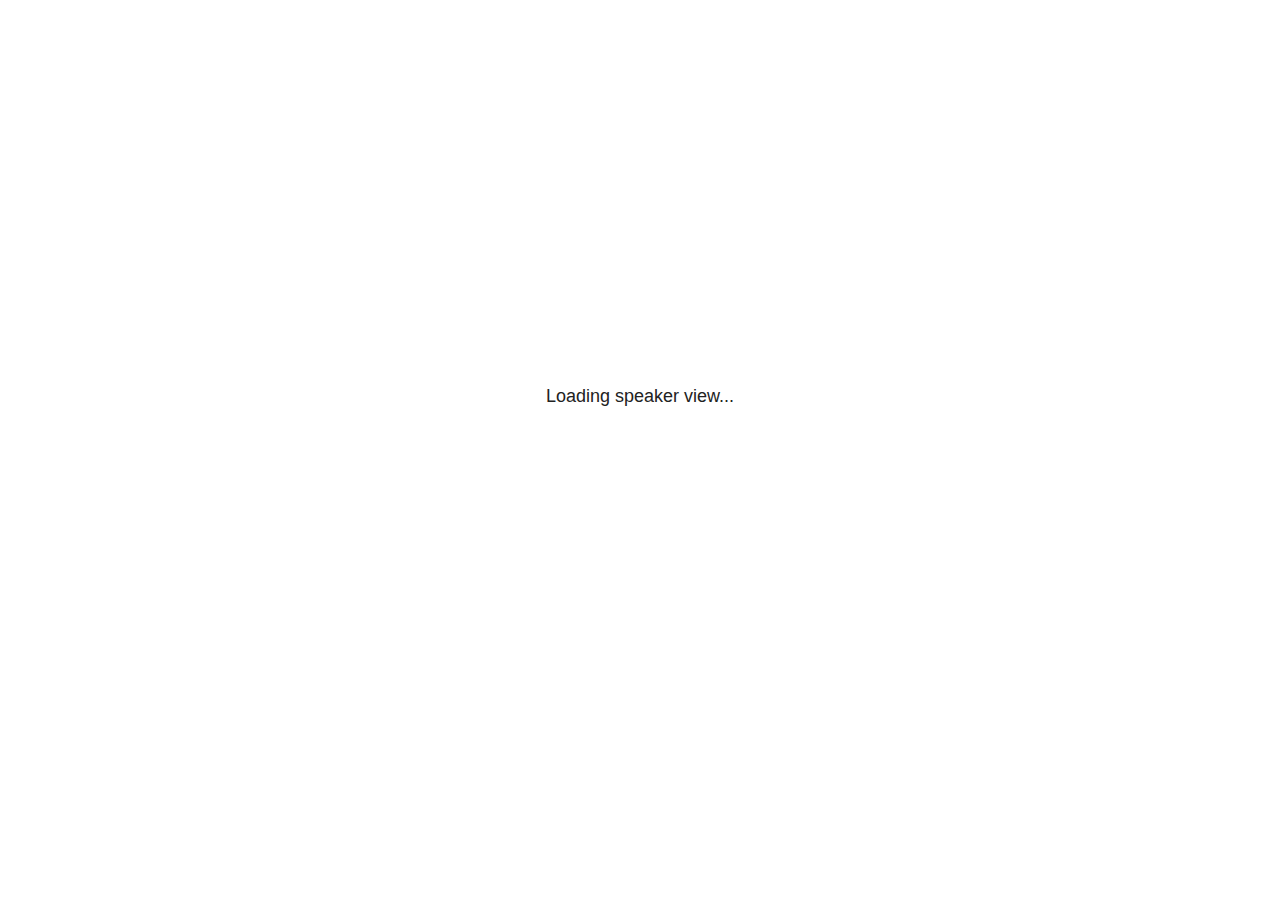
<file: site_libs/revealjs/plugin/notes/speaker-view.html>
<!--
	NOTE: You need to build the notes plugin after making changes to this file.
-->
<html lang="en">
	<head>
		<meta charset="utf-8">

		<title>reveal.js - Speaker View</title>

		<style>
			body {
				font-family: Helvetica;
				font-size: 18px;
			}

			#current-slide,
			#upcoming-slide,
			#speaker-controls {
				padding: 6px;
				box-sizing: border-box;
				-moz-box-sizing: border-box;
			}

			#current-slide iframe,
			#upcoming-slide iframe {
				width: 100%;
				height: 100%;
				border: 1px solid #ddd;
			}

			#current-slide .label,
			#upcoming-slide .label {
				position: absolute;
				top: 10px;
				left: 10px;
				z-index: 2;
			}

			#connection-status {
				position: absolute;
				top: 0;
				left: 0;
				width: 100%;
				height: 100%;
				z-index: 20;
				padding: 30% 20% 20% 20%;
				font-size: 18px;
				color: #222;
				background: #fff;
				text-align: center;
				box-sizing: border-box;
				line-height: 1.4;
			}

			.overlay-element {
				height: 34px;
				line-height: 34px;
				padding: 0 10px;
				text-shadow: none;
				background: rgba( 220, 220, 220, 0.8 );
				color: #222;
				font-size: 14px;
			}

			.overlay-element.interactive:hover {
				background: rgba( 220, 220, 220, 1 );
			}

			#current-slide {
				position: absolute;
				width: 60%;
				height: 100%;
				top: 0;
				left: 0;
				padding-right: 0;
			}

			#upcoming-slide {
				position: absolute;
				width: 40%;
				height: 40%;
				right: 0;
				top: 0;
			}

			/* Speaker controls */
			#speaker-controls {
				position: absolute;
				top: 40%;
				right: 0;
				width: 40%;
				height: 60%;
				overflow: auto;
				font-size: 18px;
			}

				.speaker-controls-time.hidden,
				.speaker-controls-notes.hidden {
					display: none;
				}

				.speaker-controls-time .label,
				.speaker-controls-pace .label,
				.speaker-controls-notes .label {
					text-transform: uppercase;
					font-weight: normal;
					font-size: 0.66em;
					color: #666;
					margin: 0;
				}

				.speaker-controls-time, .speaker-controls-pace {
					border-bottom: 1px solid rgba( 200, 200, 200, 0.5 );
					margin-bottom: 10px;
					padding: 10px 16px;
					padding-bottom: 20px;
					cursor: pointer;
				}

				.speaker-controls-time .reset-button {
					opacity: 0;
					float: right;
					color: #666;
					text-decoration: none;
				}
				.speaker-controls-time:hover .reset-button {
					opacity: 1;
				}

				.speaker-controls-time .timer,
				.speaker-controls-time .clock {
					width: 50%;
				}

				.speaker-controls-time .timer,
				.speaker-controls-time .clock,
				.speaker-controls-time .pacing .hours-value,
				.speaker-controls-time .pacing .minutes-value,
				.speaker-controls-time .pacing .seconds-value {
					font-size: 1.9em;
				}

				.speaker-controls-time .timer {
					float: left;
				}

				.speaker-controls-time .clock {
					float: right;
					text-align: right;
				}

				.speaker-controls-time span.mute {
					opacity: 0.3;
				}

				.speaker-controls-time .pacing-title {
					margin-top: 5px;
				}

				.speaker-controls-time .pacing.ahead {
					color: blue;
				}

				.speaker-controls-time .pacing.on-track {
					color: green;
				}

				.speaker-controls-time .pacing.behind {
					color: red;
				}

				.speaker-controls-notes {
					padding: 10px 16px;
				}

				.speaker-controls-notes .value {
					margin-top: 5px;
					line-height: 1.4;
					font-size: 1.2em;
				}

			/* Layout selector */
			#speaker-layout {
				position: absolute;
				top: 10px;
				right: 10px;
				color: #222;
				z-index: 10;
			}
				#speaker-layout select {
					position: absolute;
					width: 100%;
					height: 100%;
					top: 0;
					left: 0;
					border: 0;
					box-shadow: 0;
					cursor: pointer;
					opacity: 0;

					font-size: 1em;
					background-color: transparent;

					-moz-appearance: none;
					-webkit-appearance: none;
					-webkit-tap-highlight-color: rgba(0, 0, 0, 0);
				}

				#speaker-layout select:focus {
					outline: none;
					box-shadow: none;
				}

			.clear {
				clear: both;
			}

			/* Speaker layout: Wide */
			body[data-speaker-layout="wide"] #current-slide,
			body[data-speaker-layout="wide"] #upcoming-slide {
				width: 50%;
				height: 45%;
				padding: 6px;
			}

			body[data-speaker-layout="wide"] #current-slide {
				top: 0;
				left: 0;
			}

			body[data-speaker-layout="wide"] #upcoming-slide {
				top: 0;
				left: 50%;
			}

			body[data-speaker-layout="wide"] #speaker-controls {
				top: 45%;
				left: 0;
				width: 100%;
				height: 50%;
				font-size: 1.25em;
			}

			/* Speaker layout: Tall */
			body[data-speaker-layout="tall"] #current-slide,
			body[data-speaker-layout="tall"] #upcoming-slide {
				width: 45%;
				height: 50%;
				padding: 6px;
			}

			body[data-speaker-layout="tall"] #current-slide {
				top: 0;
				left: 0;
			}

			body[data-speaker-layout="tall"] #upcoming-slide {
				top: 50%;
				left: 0;
			}

			body[data-speaker-layout="tall"] #speaker-controls {
				padding-top: 40px;
				top: 0;
				left: 45%;
				width: 55%;
				height: 100%;
				font-size: 1.25em;
			}

			/* Speaker layout: Notes only */
			body[data-speaker-layout="notes-only"] #current-slide,
			body[data-speaker-layout="notes-only"] #upcoming-slide {
				display: none;
			}

			body[data-speaker-layout="notes-only"] #speaker-controls {
				padding-top: 40px;
				top: 0;
				left: 0;
				width: 100%;
				height: 100%;
				font-size: 1.25em;
			}

			@media screen and (max-width: 1080px) {
				body[data-speaker-layout="default"] #speaker-controls {
					font-size: 16px;
				}
			}

			@media screen and (max-width: 900px) {
				body[data-speaker-layout="default"] #speaker-controls {
					font-size: 14px;
				}
			}

			@media screen and (max-width: 800px) {
				body[data-speaker-layout="default"] #speaker-controls {
					font-size: 12px;
				}
			}

		</style>
	</head>

	<body>

		<div id="connection-status">Loading speaker view...</div>

		<div id="current-slide"></div>
		<div id="upcoming-slide"><span class="overlay-element label">Upcoming</span></div>
		<div id="speaker-controls">
			<div class="speaker-controls-time">
				<h4 class="label">Time <span class="reset-button">Click to Reset</span></h4>
				<div class="clock">
					<span class="clock-value">0:00 AM</span>
				</div>
				<div class="timer">
					<span class="hours-value">00</span><span class="minutes-value">:00</span><span class="seconds-value">:00</span>
				</div>
				<div class="clear"></div>

				<h4 class="label pacing-title" style="display: none">Pacing – Time to finish current slide</h4>
				<div class="pacing" style="display: none">
					<span class="hours-value">00</span><span class="minutes-value">:00</span><span class="seconds-value">:00</span>
				</div>
			</div>

			<div class="speaker-controls-notes hidden">
				<h4 class="label">Notes</h4>
				<div class="value"></div>
			</div>
		</div>
		<div id="speaker-layout" class="overlay-element interactive">
			<span class="speaker-layout-label"></span>
			<select class="speaker-layout-dropdown"></select>
		</div>

		<script>

			(function() {

				var notes,
					notesValue,
					currentState,
					currentSlide,
					upcomingSlide,
					layoutLabel,
					layoutDropdown,
					pendingCalls = {},
					lastRevealApiCallId = 0,
					connected = false,
					whitelistedWindows = [window.opener];

				var SPEAKER_LAYOUTS = {
					'default': 'Default',
					'wide': 'Wide',
					'tall': 'Tall',
					'notes-only': 'Notes only'
				};

				setupLayout();

				var connectionStatus = document.querySelector( '#connection-status' );
				var connectionTimeout = setTimeout( function() {
					connectionStatus.innerHTML = 'Error connecting to main window.<br>Please try closing and reopening the speaker view.';
				}, 5000 );
;
				window.addEventListener( 'message', function( event ) {

					// Validate the origin of this message to prevent XSS
					if( window.location.origin !== event.origin && whitelistedWindows.indexOf( event.source ) === -1 ) {
						return;
					}

					clearTimeout( connectionTimeout );
					connectionStatus.style.display = 'none';

					var data = JSON.parse( event.data );

					// The overview mode is only useful to the reveal.js instance
					// where navigation occurs so we don't sync it
					if( data.state ) delete data.state.overview;

					// Messages sent by the notes plugin inside of the main window
					if( data && data.namespace === 'reveal-notes' ) {
						if( data.type === 'connect' ) {
							handleConnectMessage( data );
						}
						else if( data.type === 'state' ) {
							handleStateMessage( data );
						}
						else if( data.type === 'return' ) {
							pendingCalls[data.callId](data.result);
							delete pendingCalls[data.callId];
						}
					}
					// Messages sent by the reveal.js inside of the current slide preview
					else if( data && data.namespace === 'reveal' ) {
						if( /ready/.test( data.eventName ) ) {
							// Send a message back to notify that the handshake is complete
							window.opener.postMessage( JSON.stringify({ namespace: 'reveal-notes', type: 'connected'} ), '*' );
						}
						else if( /slidechanged|fragmentshown|fragmenthidden|paused|resumed/.test( data.eventName ) && currentState !== JSON.stringify( data.state ) ) {

							dispatchStateToMainWindow( data.state );

						}
					}

				} );

				/**
				 * Updates the presentation in the main window to match the state
				 * of the presentation in the notes window.
				 */
				const dispatchStateToMainWindow = debounce(( state ) => {
					window.opener.postMessage( JSON.stringify({ method: 'setState', args: [ state ]} ), '*' );
				}, 500);

				/**
				 * Asynchronously calls the Reveal.js API of the main frame.
				 */
				function callRevealApi( methodName, methodArguments, callback ) {

					var callId = ++lastRevealApiCallId;
					pendingCalls[callId] = callback;
					window.opener.postMessage( JSON.stringify( {
						namespace: 'reveal-notes',
						type: 'call',
						callId: callId,
						methodName: methodName,
						arguments: methodArguments
					} ), '*' );

				}

				/**
				 * Called when the main window is trying to establish a
				 * connection.
				 */
				function handleConnectMessage( data ) {

					if( connected === false ) {
						connected = true;

						setupIframes( data );
						setupKeyboard();
						setupNotes();
						setupTimer();
						setupHeartbeat();
					}

				}

				/**
				 * Called when the main window sends an updated state.
				 */
				function handleStateMessage( data ) {

					// Store the most recently set state to avoid circular loops
					// applying the same state
					currentState = JSON.stringify( data.state );

					// No need for updating the notes in case of fragment changes
					if ( data.notes ) {
						notes.classList.remove( 'hidden' );
						notesValue.style.whiteSpace = data.whitespace;
						if( data.markdown ) {
							notesValue.innerHTML = marked( data.notes );
						}
						else {
							notesValue.innerHTML = data.notes;
						}
					}
					else {
						notes.classList.add( 'hidden' );
					}

					// Update the note slides
					currentSlide.contentWindow.postMessage( JSON.stringify({ method: 'setState', args: [ data.state ] }), '*' );
					upcomingSlide.contentWindow.postMessage( JSON.stringify({ method: 'setState', args: [ data.state ] }), '*' );
					upcomingSlide.contentWindow.postMessage( JSON.stringify({ method: 'next' }), '*' );

				}

				// Limit to max one state update per X ms
				handleStateMessage = debounce( handleStateMessage, 200 );

				/**
				 * Forward keyboard events to the current slide window.
				 * This enables keyboard events to work even if focus
				 * isn't set on the current slide iframe.
				 *
				 * Block F5 default handling, it reloads and disconnects
				 * the speaker notes window.
				 */
				function setupKeyboard() {

					document.addEventListener( 'keydown', function( event ) {
						if( event.keyCode === 116 || ( event.metaKey && event.keyCode === 82 ) ) {
							event.preventDefault();
							return false;
						}
						currentSlide.contentWindow.postMessage( JSON.stringify({ method: 'triggerKey', args: [ event.keyCode ] }), '*' );
					} );

				}

				/**
				 * Creates the preview iframes.
				 */
				function setupIframes( data ) {

					var params = [
						'receiver',
						'progress=false',
						'history=false',
						'transition=none',
						'autoSlide=0',
						'backgroundTransition=none'
					].join( '&' );

					var urlSeparator = /\?/.test(data.url) ? '&' : '?';
					var hash = '#/' + data.state.indexh + '/' + data.state.indexv;
					var currentURL = data.url + urlSeparator + params + '&postMessageEvents=true' + hash;
					var upcomingURL = data.url + urlSeparator + params + '&controls=false' + hash;

					currentSlide = document.createElement( 'iframe' );
					currentSlide.setAttribute( 'width', 1280 );
					currentSlide.setAttribute( 'height', 1024 );
					currentSlide.setAttribute( 'src', currentURL );
					document.querySelector( '#current-slide' ).appendChild( currentSlide );

					upcomingSlide = document.createElement( 'iframe' );
					upcomingSlide.setAttribute( 'width', 640 );
					upcomingSlide.setAttribute( 'height', 512 );
					upcomingSlide.setAttribute( 'src', upcomingURL );
					document.querySelector( '#upcoming-slide' ).appendChild( upcomingSlide );

					whitelistedWindows.push( currentSlide.contentWindow, upcomingSlide.contentWindow );

				}

				/**
				 * Setup the notes UI.
				 */
				function setupNotes() {

					notes = document.querySelector( '.speaker-controls-notes' );
					notesValue = document.querySelector( '.speaker-controls-notes .value' );

				}

				/**
				 * We send out a heartbeat at all times to ensure we can
				 * reconnect with the main presentation window after reloads.
				 */
				function setupHeartbeat() {

					setInterval( () => {
						window.opener.postMessage( JSON.stringify({ namespace: 'reveal-notes', type: 'heartbeat'} ), '*' );
					}, 1000 );

				}

				function getTimings( callback ) {

					callRevealApi( 'getSlidesAttributes', [], function ( slideAttributes ) {
						callRevealApi( 'getConfig', [], function ( config ) {
							var totalTime = config.totalTime;
							var minTimePerSlide = config.minimumTimePerSlide || 0;
							var defaultTiming = config.defaultTiming;
							if ((defaultTiming == null) && (totalTime == null)) {
								callback(null);
								return;
							}
							// Setting totalTime overrides defaultTiming
							if (totalTime) {
								defaultTiming = 0;
							}
							var timings = [];
							for ( var i in slideAttributes ) {
								var slide = slideAttributes[ i ];
								var timing = defaultTiming;
								if( slide.hasOwnProperty( 'data-timing' )) {
									var t = slide[ 'data-timing' ];
									timing = parseInt(t);
									if( isNaN(timing) ) {
										console.warn("Could not parse timing '" + t + "' of slide " + i + "; using default of " + defaultTiming);
										timing = defaultTiming;
									}
								}
								timings.push(timing);
							}
							if ( totalTime ) {
								// After we've allocated time to individual slides, we summarize it and
								// subtract it from the total time
								var remainingTime = totalTime - timings.reduce( function(a, b) { return a + b; }, 0 );
								// The remaining time is divided by the number of slides that have 0 seconds
								// allocated at the moment, giving the average time-per-slide on the remaining slides
								var remainingSlides = (timings.filter( function(x) { return x == 0 }) ).length
								var timePerSlide = Math.round( remainingTime / remainingSlides, 0 )
								// And now we replace every zero-value timing with that average
								timings = timings.map( function(x) { return (x==0 ? timePerSlide : x) } );
							}
							var slidesUnderMinimum = timings.filter( function(x) { return (x < minTimePerSlide) } ).length
							if ( slidesUnderMinimum ) {
								message = "The pacing time for " + slidesUnderMinimum + " slide(s) is under the configured minimum of " + minTimePerSlide + " seconds. Check the data-timing attribute on individual slides, or consider increasing the totalTime or minimumTimePerSlide configuration options (or removing some slides).";
								alert(message);
							}
							callback( timings );
						} );
					} );

				}

				/**
				 * Return the number of seconds allocated for presenting
				 * all slides up to and including this one.
				 */
				function getTimeAllocated( timings, callback ) {

					callRevealApi( 'getSlidePastCount', [], function ( currentSlide ) {
						var allocated = 0;
						for (var i in timings.slice(0, currentSlide + 1)) {
							allocated += timings[i];
						}
						callback( allocated );
					} );

				}

				/**
				 * Create the timer and clock and start updating them
				 * at an interval.
				 */
				function setupTimer() {

					var start = new Date(),
					timeEl = document.querySelector( '.speaker-controls-time' ),
					clockEl = timeEl.querySelector( '.clock-value' ),
					hoursEl = timeEl.querySelector( '.hours-value' ),
					minutesEl = timeEl.querySelector( '.minutes-value' ),
					secondsEl = timeEl.querySelector( '.seconds-value' ),
					pacingTitleEl = timeEl.querySelector( '.pacing-title' ),
					pacingEl = timeEl.querySelector( '.pacing' ),
					pacingHoursEl = pacingEl.querySelector( '.hours-value' ),
					pacingMinutesEl = pacingEl.querySelector( '.minutes-value' ),
					pacingSecondsEl = pacingEl.querySelector( '.seconds-value' );

					var timings = null;
					getTimings( function ( _timings ) {

						timings = _timings;
						if (_timings !== null) {
							pacingTitleEl.style.removeProperty('display');
							pacingEl.style.removeProperty('display');
						}

						// Update once directly
						_updateTimer();

						// Then update every second
						setInterval( _updateTimer, 1000 );

					} );


					function _resetTimer() {

						if (timings == null) {
							start = new Date();
							_updateTimer();
						}
						else {
							// Reset timer to beginning of current slide
							getTimeAllocated( timings, function ( slideEndTimingSeconds ) {
								var slideEndTiming = slideEndTimingSeconds * 1000;
								callRevealApi( 'getSlidePastCount', [], function ( currentSlide ) {
									var currentSlideTiming = timings[currentSlide] * 1000;
									var previousSlidesTiming = slideEndTiming - currentSlideTiming;
									var now = new Date();
									start = new Date(now.getTime() - previousSlidesTiming);
									_updateTimer();
								} );
							} );
						}

					}

					timeEl.addEventListener( 'click', function() {
						_resetTimer();
						return false;
					} );

					function _displayTime( hrEl, minEl, secEl, time) {

						var sign = Math.sign(time) == -1 ? "-" : "";
						time = Math.abs(Math.round(time / 1000));
						var seconds = time % 60;
						var minutes = Math.floor( time / 60 ) % 60 ;
						var hours = Math.floor( time / ( 60 * 60 )) ;
						hrEl.innerHTML = sign + zeroPadInteger( hours );
						if (hours == 0) {
							hrEl.classList.add( 'mute' );
						}
						else {
							hrEl.classList.remove( 'mute' );
						}
						minEl.innerHTML = ':' + zeroPadInteger( minutes );
						if (hours == 0 && minutes == 0) {
							minEl.classList.add( 'mute' );
						}
						else {
							minEl.classList.remove( 'mute' );
						}
						secEl.innerHTML = ':' + zeroPadInteger( seconds );
					}

					function _updateTimer() {

						var diff, hours, minutes, seconds,
						now = new Date();

						diff = now.getTime() - start.getTime();

						clockEl.innerHTML = now.toLocaleTimeString( 'en-US', { hour12: true, hour: '2-digit', minute:'2-digit' } );
						_displayTime( hoursEl, minutesEl, secondsEl, diff );
						if (timings !== null) {
							_updatePacing(diff);
						}

					}

					function _updatePacing(diff) {

						getTimeAllocated( timings, function ( slideEndTimingSeconds ) {
							var slideEndTiming = slideEndTimingSeconds * 1000;

							callRevealApi( 'getSlidePastCount', [], function ( currentSlide ) {
								var currentSlideTiming = timings[currentSlide] * 1000;
								var timeLeftCurrentSlide = slideEndTiming - diff;
								if (timeLeftCurrentSlide < 0) {
									pacingEl.className = 'pacing behind';
								}
								else if (timeLeftCurrentSlide < currentSlideTiming) {
									pacingEl.className = 'pacing on-track';
								}
								else {
									pacingEl.className = 'pacing ahead';
								}
								_displayTime( pacingHoursEl, pacingMinutesEl, pacingSecondsEl, timeLeftCurrentSlide );
							} );
						} );
					}

				}

				/**
				 * Sets up the speaker view layout and layout selector.
				 */
				function setupLayout() {

					layoutDropdown = document.querySelector( '.speaker-layout-dropdown' );
					layoutLabel = document.querySelector( '.speaker-layout-label' );

					// Render the list of available layouts
					for( var id in SPEAKER_LAYOUTS ) {
						var option = document.createElement( 'option' );
						option.setAttribute( 'value', id );
						option.textContent = SPEAKER_LAYOUTS[ id ];
						layoutDropdown.appendChild( option );
					}

					// Monitor the dropdown for changes
					layoutDropdown.addEventListener( 'change', function( event ) {

						setLayout( layoutDropdown.value );

					}, false );

					// Restore any currently persisted layout
					setLayout( getLayout() );

				}

				/**
				 * Sets a new speaker view layout. The layout is persisted
				 * in local storage.
				 */
				function setLayout( value ) {

					var title = SPEAKER_LAYOUTS[ value ];

					layoutLabel.innerHTML = 'Layout' + ( title ? ( ': ' + title ) : '' );
					layoutDropdown.value = value;

					document.body.setAttribute( 'data-speaker-layout', value );

					// Persist locally
					if( supportsLocalStorage() ) {
						window.localStorage.setItem( 'reveal-speaker-layout', value );
					}

				}

				/**
				 * Returns the ID of the most recently set speaker layout
				 * or our default layout if none has been set.
				 */
				function getLayout() {

					if( supportsLocalStorage() ) {
						var layout = window.localStorage.getItem( 'reveal-speaker-layout' );
						if( layout ) {
							return layout;
						}
					}

					// Default to the first record in the layouts hash
					for( var id in SPEAKER_LAYOUTS ) {
						return id;
					}

				}

				function supportsLocalStorage() {

					try {
						localStorage.setItem('test', 'test');
						localStorage.removeItem('test');
						return true;
					}
					catch( e ) {
						return false;
					}

				}

				function zeroPadInteger( num ) {

					var str = '00' + parseInt( num );
					return str.substring( str.length - 2 );

				}

				/**
				 * Limits the frequency at which a function can be called.
				 */
				function debounce( fn, ms ) {

					var lastTime = 0,
						timeout;

					return function() {

						var args = arguments;
						var context = this;

						clearTimeout( timeout );

						var timeSinceLastCall = Date.now() - lastTime;
						if( timeSinceLastCall > ms ) {
							fn.apply( context, args );
							lastTime = Date.now();
						}
						else {
							timeout = setTimeout( function() {
								fn.apply( context, args );
								lastTime = Date.now();
							}, ms - timeSinceLastCall );
						}

					}

				}

			})();

		</script>
	</body>
</html>
</file>
<file: site_libs/quarto-html/tippy.css>
.tippy-box[data-animation=fade][data-state=hidden]{opacity:0}[data-tippy-root]{max-width:calc(100vw - 10px)}.tippy-box{position:relative;background-color:#333;color:#fff;border-radius:4px;font-size:14px;line-height:1.4;white-space:normal;outline:0;transition-property:transform,visibility,opacity}.tippy-box[data-placement^=top]>.tippy-arrow{bottom:0}.tippy-box[data-placement^=top]>.tippy-arrow:before{bottom:-7px;left:0;border-width:8px 8px 0;border-top-color:initial;transform-origin:center top}.tippy-box[data-placement^=bottom]>.tippy-arrow{top:0}.tippy-box[data-placement^=bottom]>.tippy-arrow:before{top:-7px;left:0;border-width:0 8px 8px;border-bottom-color:initial;transform-origin:center bottom}.tippy-box[data-placement^=left]>.tippy-arrow{right:0}.tippy-box[data-placement^=left]>.tippy-arrow:before{border-width:8px 0 8px 8px;border-left-color:initial;right:-7px;transform-origin:center left}.tippy-box[data-placement^=right]>.tippy-arrow{left:0}.tippy-box[data-placement^=right]>.tippy-arrow:before{left:-7px;border-width:8px 8px 8px 0;border-right-color:initial;transform-origin:center right}.tippy-box[data-inertia][data-state=visible]{transition-timing-function:cubic-bezier(.54,1.5,.38,1.11)}.tippy-arrow{width:16px;height:16px;color:#333}.tippy-arrow:before{content:"";position:absolute;border-color:transparent;border-style:solid}.tippy-content{position:relative;padding:5px 9px;z-index:1}
</file>
<file: site_libs/quarto-html/quarto-syntax-highlighting.css>
/* quarto syntax highlight colors */
:root {
  --quarto-hl-ot-color: #003B4F;
  --quarto-hl-at-color: #657422;
  --quarto-hl-ss-color: #20794D;
  --quarto-hl-an-color: #5E5E5E;
  --quarto-hl-fu-color: #4758AB;
  --quarto-hl-st-color: #20794D;
  --quarto-hl-cf-color: #003B4F;
  --quarto-hl-op-color: #5E5E5E;
  --quarto-hl-er-color: #AD0000;
  --quarto-hl-bn-color: #AD0000;
  --quarto-hl-al-color: #AD0000;
  --quarto-hl-va-color: #111111;
  --quarto-hl-bu-color: inherit;
  --quarto-hl-ex-color: inherit;
  --quarto-hl-pp-color: #AD0000;
  --quarto-hl-in-color: #5E5E5E;
  --quarto-hl-vs-color: #20794D;
  --quarto-hl-wa-color: #5E5E5E;
  --quarto-hl-do-color: #5E5E5E;
  --quarto-hl-im-color: #00769E;
  --quarto-hl-ch-color: #20794D;
  --quarto-hl-dt-color: #AD0000;
  --quarto-hl-fl-color: #AD0000;
  --quarto-hl-co-color: #5E5E5E;
  --quarto-hl-cv-color: #5E5E5E;
  --quarto-hl-cn-color: #8f5902;
  --quarto-hl-sc-color: #5E5E5E;
  --quarto-hl-dv-color: #AD0000;
  --quarto-hl-kw-color: #003B4F;
}

/* other quarto variables */
:root {
  --quarto-font-monospace: SFMono-Regular, Menlo, Monaco, Consolas, "Liberation Mono", "Courier New", monospace;
}

pre > code.sourceCode > span {
  color: #003B4F;
}

code span {
  color: #003B4F;
}

code.sourceCode > span {
  color: #003B4F;
}

div.sourceCode,
div.sourceCode pre.sourceCode {
  color: #003B4F;
}

code span.ot {
  color: #003B4F;
  font-style: inherit;
}

code span.at {
  color: #657422;
  font-style: inherit;
}

code span.ss {
  color: #20794D;
  font-style: inherit;
}

code span.an {
  color: #5E5E5E;
  font-style: inherit;
}

code span.fu {
  color: #4758AB;
  font-style: inherit;
}

code span.st {
  color: #20794D;
  font-style: inherit;
}

code span.cf {
  color: #003B4F;
  font-style: inherit;
}

code span.op {
  color: #5E5E5E;
  font-style: inherit;
}

code span.er {
  color: #AD0000;
  font-style: inherit;
}

code span.bn {
  color: #AD0000;
  font-style: inherit;
}

code span.al {
  color: #AD0000;
  font-style: inherit;
}

code span.va {
  color: #111111;
  font-style: inherit;
}

code span.bu {
  font-style: inherit;
}

code span.ex {
  font-style: inherit;
}

code span.pp {
  color: #AD0000;
  font-style: inherit;
}

code span.in {
  color: #5E5E5E;
  font-style: inherit;
}

code span.vs {
  color: #20794D;
  font-style: inherit;
}

code span.wa {
  color: #5E5E5E;
  font-style: italic;
}

code span.do {
  color: #5E5E5E;
  font-style: italic;
}

code span.im {
  color: #00769E;
  font-style: inherit;
}

code span.ch {
  color: #20794D;
  font-style: inherit;
}

code span.dt {
  color: #AD0000;
  font-style: inherit;
}

code span.fl {
  color: #AD0000;
  font-style: inherit;
}

code span.co {
  color: #5E5E5E;
  font-style: inherit;
}

code span.cv {
  color: #5E5E5E;
  font-style: italic;
}

code span.cn {
  color: #8f5902;
  font-style: inherit;
}

code span.sc {
  color: #5E5E5E;
  font-style: inherit;
}

code span.dv {
  color: #AD0000;
  font-style: inherit;
}

code span.kw {
  color: #003B4F;
  font-style: inherit;
}

.prevent-inlining {
  content: "</";
}

/*# sourceMappingURL=debc5d5d77c3f9108843748ff7464032.css.map */
</file>
